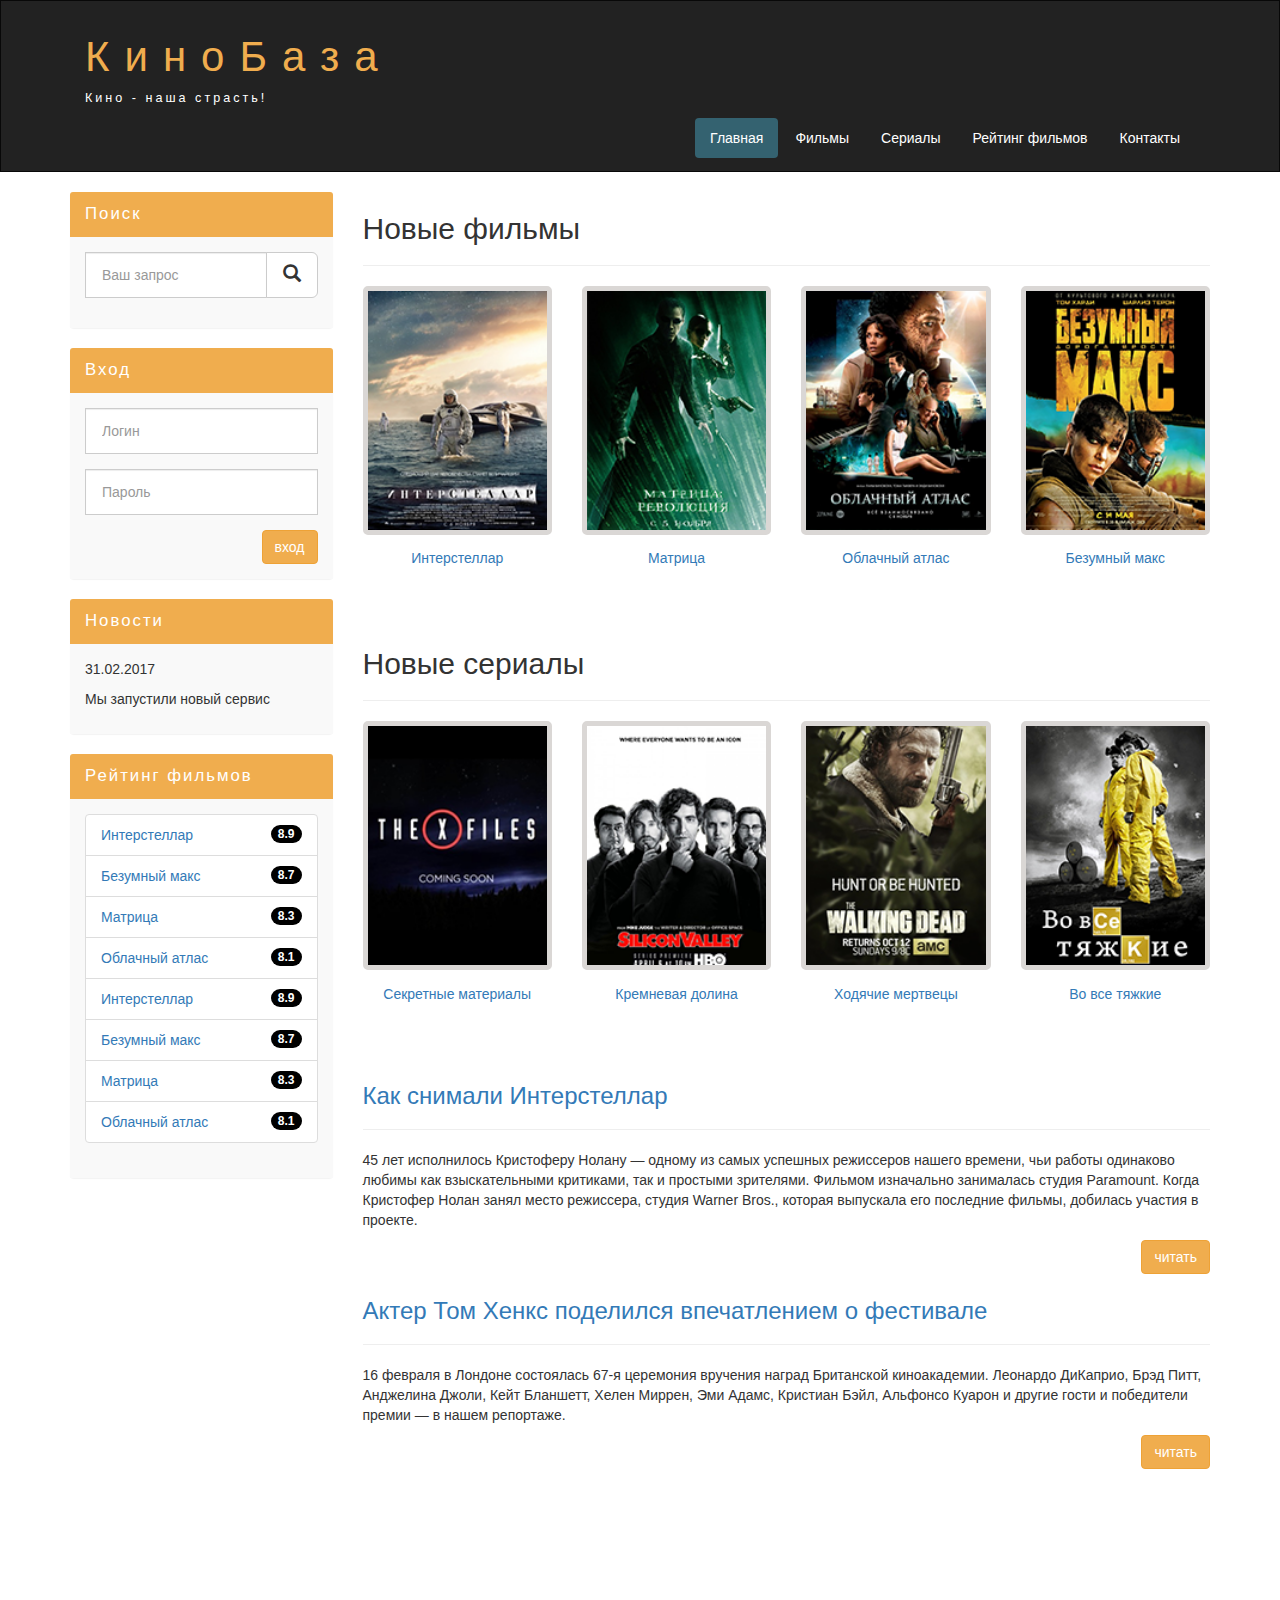
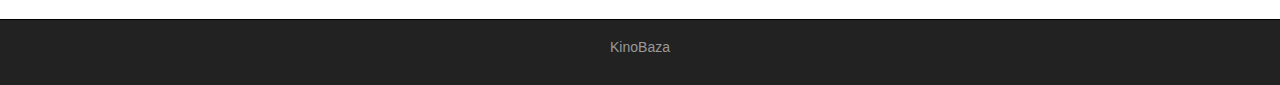
<file: practice_1/index.html>
<!DOCTYPE html>
<html lang="ru">
  <head>
    <meta charset="utf-8">
    <meta http-equiv="X-UA-Compatible" content="IE=edge">
    <meta name="viewport" content="width=device-width, initial-scale=1">
    <!-- The above 3 meta tags *must* come first in the head; any other head content must come *after* these tags -->
    <title>КиноБаза Bootstrap</title>

    <!-- Bootstrap -->
    <link href="assets/css/bootstrap.min.css" rel="stylesheet">

    <!-- Main Style -->
    <link href="assets/css/style.css" rel="stylesheet">

  </head>
  <body>
    

    <div class="container-fluid">
      <div class="row">
       
       <nav role="navigation" class="navbar navbar-inverse">
          <div class="container">

          <div class="navbar-header header">

            <div class="container">
              
              <div class="row">
                
                <div class="col-lg-12">
                  <h1><a href="index.html">КиноБаза</a></h1> 
                  <p>Кино - наша страсть!</p>
                </div>

              </div>

            </div>

            
            <button type="button" data-target="#navbarCollapse" data-toggle="collapse" class="navbar-toggle">
              
              <span class="sr-only">Toggle navigation</span>
              <span class="icon-bar"></span>
              <span class="icon-bar"></span>
              <span class="icon-bar"></span>

            </button>
          

          </div>
            
            <div id="navbarCollapse" class="collapse navbar-collapse navbar-right">
              
              <ul class="nav nav-pills">
                <li class="active"> <a href="index.html">Главная</a> </li>
                <li> <a href="films.html">Фильмы</a> </li>
                <li> <a href="#">Сериалы</a> </li>
                <li> <a href="rating.html">Рейтинг фильмов</a> </li>
                <li> <a href="contact.html">Контакты</a> </li>

              </ul>


            </div>

          </div>
       </nav> 

      </div>
    </div>


    <div class="wrapper">
      
      <div class="container">
        
        <div class="row">
          
        <div class="col-lg-9 col-lg-push-3"> <!-- Меняем блоки местами col-lg-push-3 -->

          <form role="search" class="visible-xs">
            <div class="form-group">
              <div class="input-group">
                <input type="search" class="form-control input-lg" placeholder="Ваш запрос">
                <div class="input-group-btn">
                  <button class="btn btn-default btn-lg" type="submit"><i class="glyphicon glyphicon-search"></i></button>
                </div>
              </div>
            </div>
          </form> 
          
          <h2>Новые фильмы</h2>
          <hr>
          <div class="row">

            <div class="films_block col-lg-3 col-md-3 col-sm-3 col-xs-6">
              <a href="show.html"><img src="assets/img/inter.png" alt="интерстеллар"></a> 
              <div class="film_label"><a href="show.html">Интерстеллар</a></div>
            </div>

            <div class="films_block col-lg-3 col-md-3 col-sm-3 col-xs-6">
              <a href="#"><img src="assets/img/matrix.png" alt="матрица"></a>
              <div class="film_label"><a href="#">Матрица</a></div>
            </div>            

            <div class="films_block col-lg-3 col-md-3 col-sm-3 col-xs-6">
              <a href="#"><img src="assets/img/cloud.png" alt="облачный атлас"></a>
              <div class="film_label"><a href="#">Облачный атлас</a></div>
            </div>            

            <div class="films_block col-lg-3 col-md-3 col-sm-3 col-xs-6">
              <a href="#"><img src="assets/img/max.png" alt="безумный макс"></a>
              <div class="film_label"><a href="#">Безумный макс</a></div>
            </div>


          </div>

          <div class="margin-8"></div>

         <h2>Новые сериалы</h2>
         <hr>
          <div class="row">

            <div class="films_block col-lg-3 col-md-3 col-sm-3 col-xs-6">
              <a href="#"><img src="assets/img/xfiles.png" alt=""></a>
              <div class="film_label"><a href="#">Секретные материалы</a></div>
            </div>

            <div class="films_block col-lg-3 col-md-3 col-sm-3 col-xs-6">
              <a href="#"><img src="assets/img/silicon.png" alt=""></a>
              <div class="film_label"><a href="#">Кремневая долина</a></div>
            </div>

            <div class="films_block col-lg-3 col-md-3 col-sm-3 col-xs-6">
              <a href="#"><img src="assets/img/dead.png" alt=""></a>
              <div class="film_label"><a href="#">Ходячие мертвецы</a></div>
            </div>

            <div class="films_block col-lg-3 col-md-3 col-sm-3 col-xs-6">
              <a href="#"><img src="assets/img/breakingbad.png" alt=""></a>
              <div class="film_label"><a href="#">Во все тяжкие</a></div>
            </div>

          </div>

          <div class="margin-8"></div>

          <a href="#"><h3>Как снимали Интерстеллар</h3></a>
          <hr>
          <p>
            45 лет исполнилось Кристоферу Нолану — одному из самых успешных режиссеров нашего времени, чьи работы одинаково любимы как взыскательными критиками, так и простыми зрителями. Фильмом изначально занималась студия Paramount. Когда Кристофер Нолан занял место режиссера, студия Warner Bros., которая выпускала его последние фильмы, добилась участия в проекте.
          </p>
          <a href="#" class="btn btn-warning pull-right">читать</a>

          <div class="margin-8"></div>

          <a href="#"><h3>Актер Том Хенкс поделился впечатлением о фестивале</h3></a>
          <hr>
          <p>
            16 февраля в Лондоне состоялась 67-я церемония вручения наград Британской киноакадемии. Леонардо ДиКаприо, Брэд Питт, Анджелина Джоли, Кейт Бланшетт, Хелен Миррен, Эми Адамс, Кристиан Бэйл, Альфонсо Куарон и другие гости и победители премии — в нашем репортаже.
          </p>
          <a href="#" class="btn btn-warning pull-right">читать</a>

          <div class="margin-8 clear"></div>



        </div>


        <div class="col-lg-3 col-lg-pull-9"> <!-- Меняем блоки местами col-lg-pull-9 -->
          
          <div class="panel panel-info hidden-xs">
            <div class="panel-heading"><div class="sidebar-header">Поиск</div></div>
            <div class="panel-body">
              <form role="search">
                <div class="form-group">
                  <div class="input-group">
                    <input type="search" class="form-control input-lg" placeholder="Ваш запрос">
                    <div class="input-group-btn">
                      <button class="btn btn-default btn-lg" type="submit"><i class="glyphicon glyphicon-search"></i></button>
                    </div>
                  </div>
                </div>
              </form> 
            </div>
          </div>
    
          <div class="panel panel-info">
            <div class="panel-heading"><div class="sidebar-header">Вход</div></div>
            <div class="panel-body">

              <form role="form">
                <div class="form-group">
                  <input type="text"  class="form-control input-lg" placeholder="Логин">
                </div>
                <div class="form-group">
                  <input type="password" class="form-control input-lg" placeholder="Пароль">
                </div>

                <button type="submit" class="btn btn-warning pull-right">вход</button>

              </form>

            </div>
          </div>  


          <div class="panel panel-info">
            <div class="panel-heading"><div class="sidebar-header">Новости</div></div>
            <div class="panel-body">
              
              <p>31.02.2017</p>
              <p>Мы запустили новый сервис</p>
              
            </div>
          </div>


          <div class="panel panel-info">
            <div class="panel-heading"><div class="sidebar-header">Рейтинг фильмов</div></div>
            <div class="panel-body">
                
                <ul class="list-group">
                  
                  <li class="list-group-item list-group-warning">
                    <span class="badge">8.9</span>
                    <a href="show.html">Интерстеллар</a>
                  </li>

                  <li class="list-group-item list-group-warning">
                    <span class="badge">8.7</span>
                    <a href="#">Безумный макс</a>
                  </li>                  

                  <li class="list-group-item list-group-warning">
                    <span class="badge">8.3</span>
                    <a href="#">Матрица</a>
                  </li>                  

                  <li class="list-group-item list-group-warning">
                    <span class="badge">8.1</span>
                    <a href="#">Облачный атлас</a>
                  </li>

                  <li class="list-group-item list-group-warning">
                    <span class="badge">8.9</span>
                    <a href="show.html">Интерстеллар</a>
                  </li>

                  <li class="list-group-item list-group-warning">
                    <span class="badge">8.7</span>
                    <a href="#">Безумный макс</a>
                  </li>                  

                  <li class="list-group-item list-group-warning">
                    <span class="badge">8.3</span>
                    <a href="#">Матрица</a>
                  </li>                  

                  <li class="list-group-item list-group-warning">
                    <span class="badge">8.1</span>
                    <a href="#">Облачный атлас</a>
                  </li>

                </ul>

            </div>
          </div>  

        </div>      

        </div>

      </div>

      <div class="clear"></div>

    </div>


    <footer>
      
      <div class="container">
        <p class="text-center"> <a href="https://www.kinopoisk.ru/">KinoBaza</a> </p>
      </div>

    </footer>

    <!-- jQuery (necessary for Bootstrap's JavaScript plugins) -->
    <script src="https://ajax.googleapis.com/ajax/libs/jquery/1.11.3/jquery.min.js"></script>
    <!-- Include all compiled plugins (below), or include individual files as needed -->
    <script src="assets/js/bootstrap.min.js"></script>
  </body>
</html>
</file>
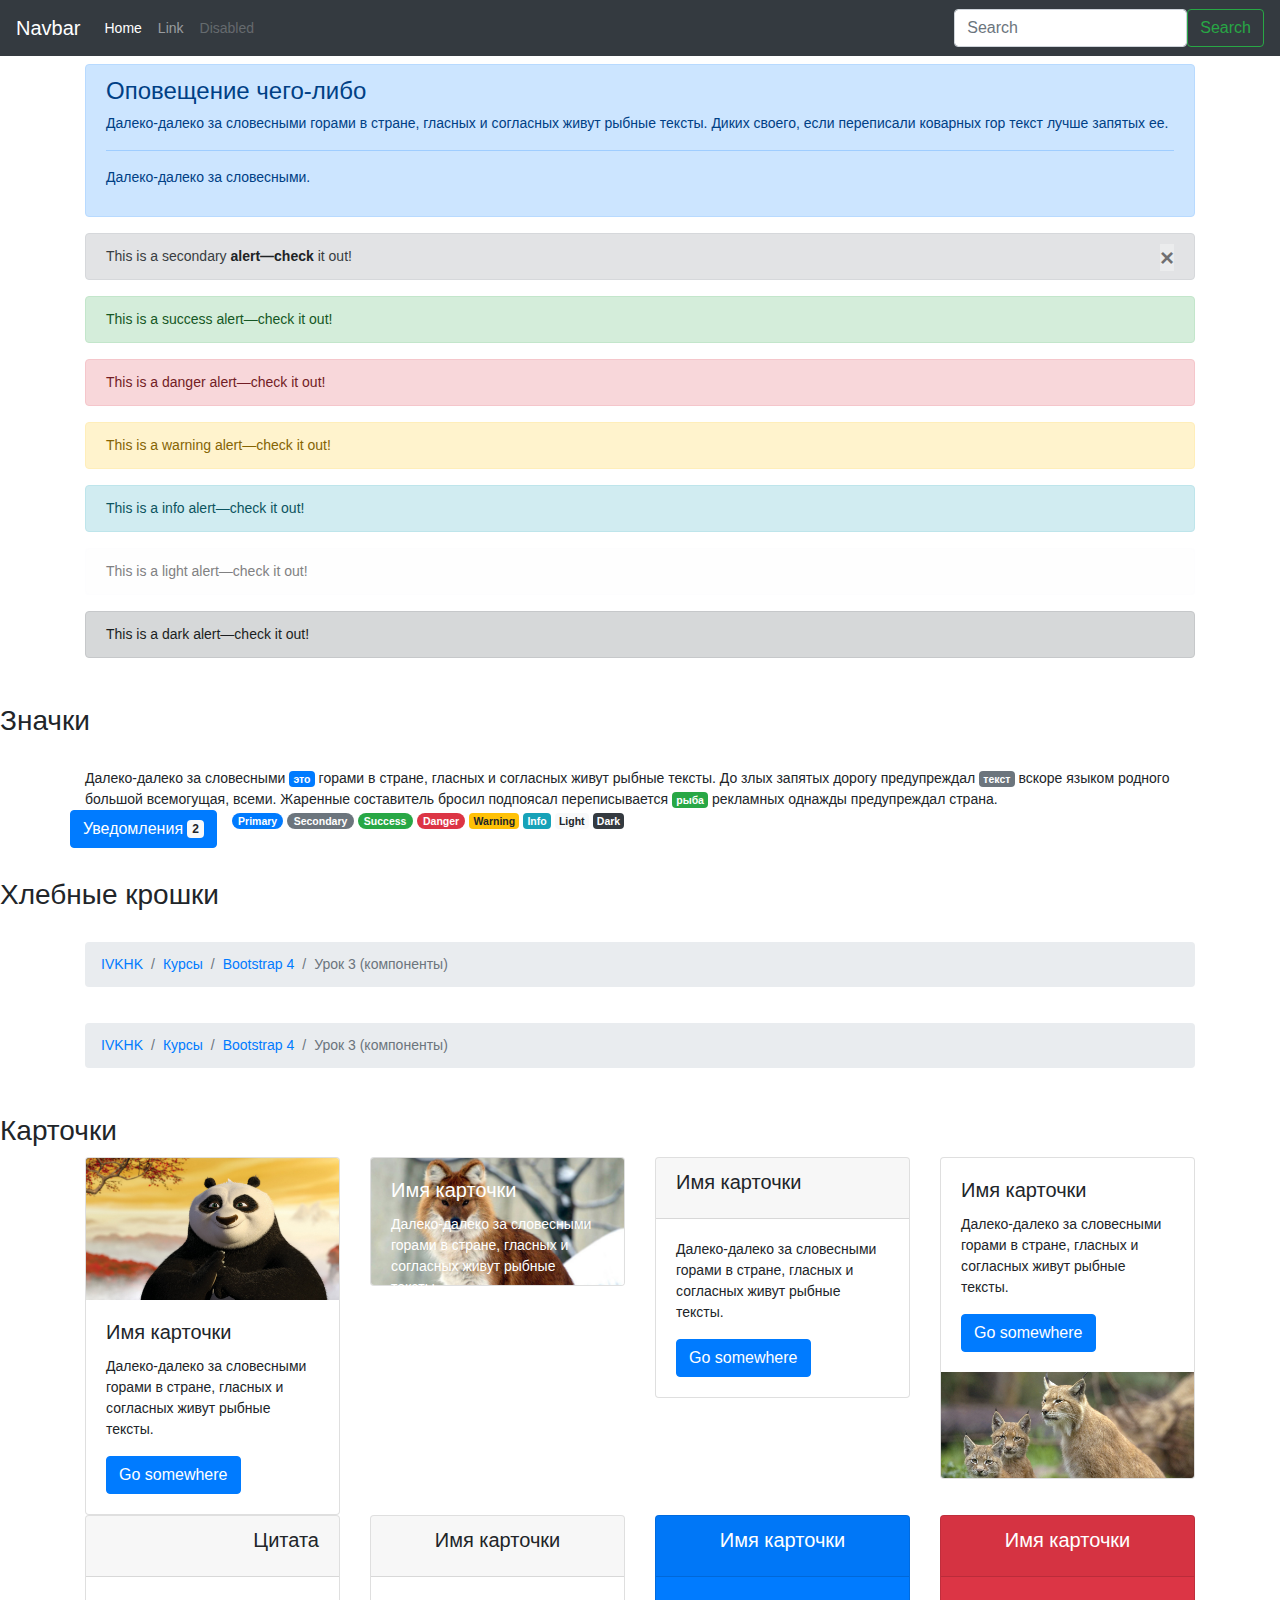
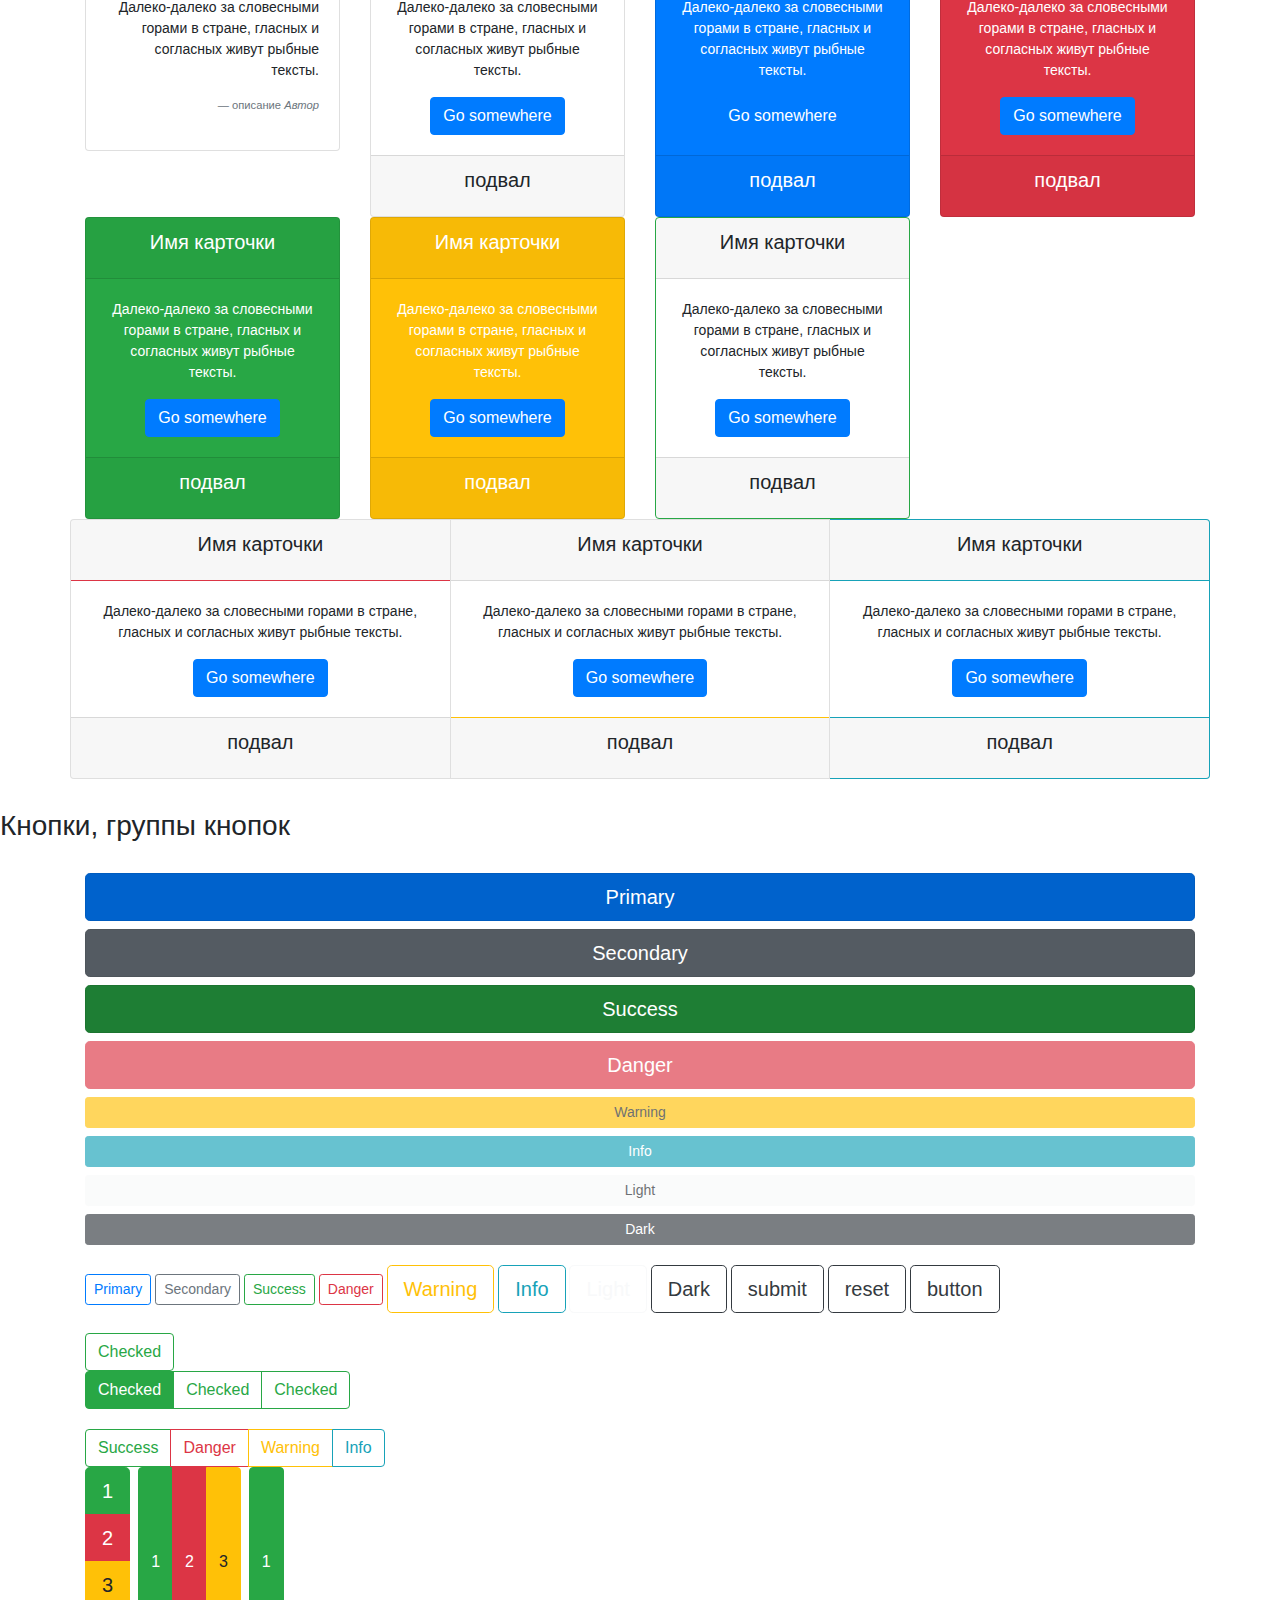
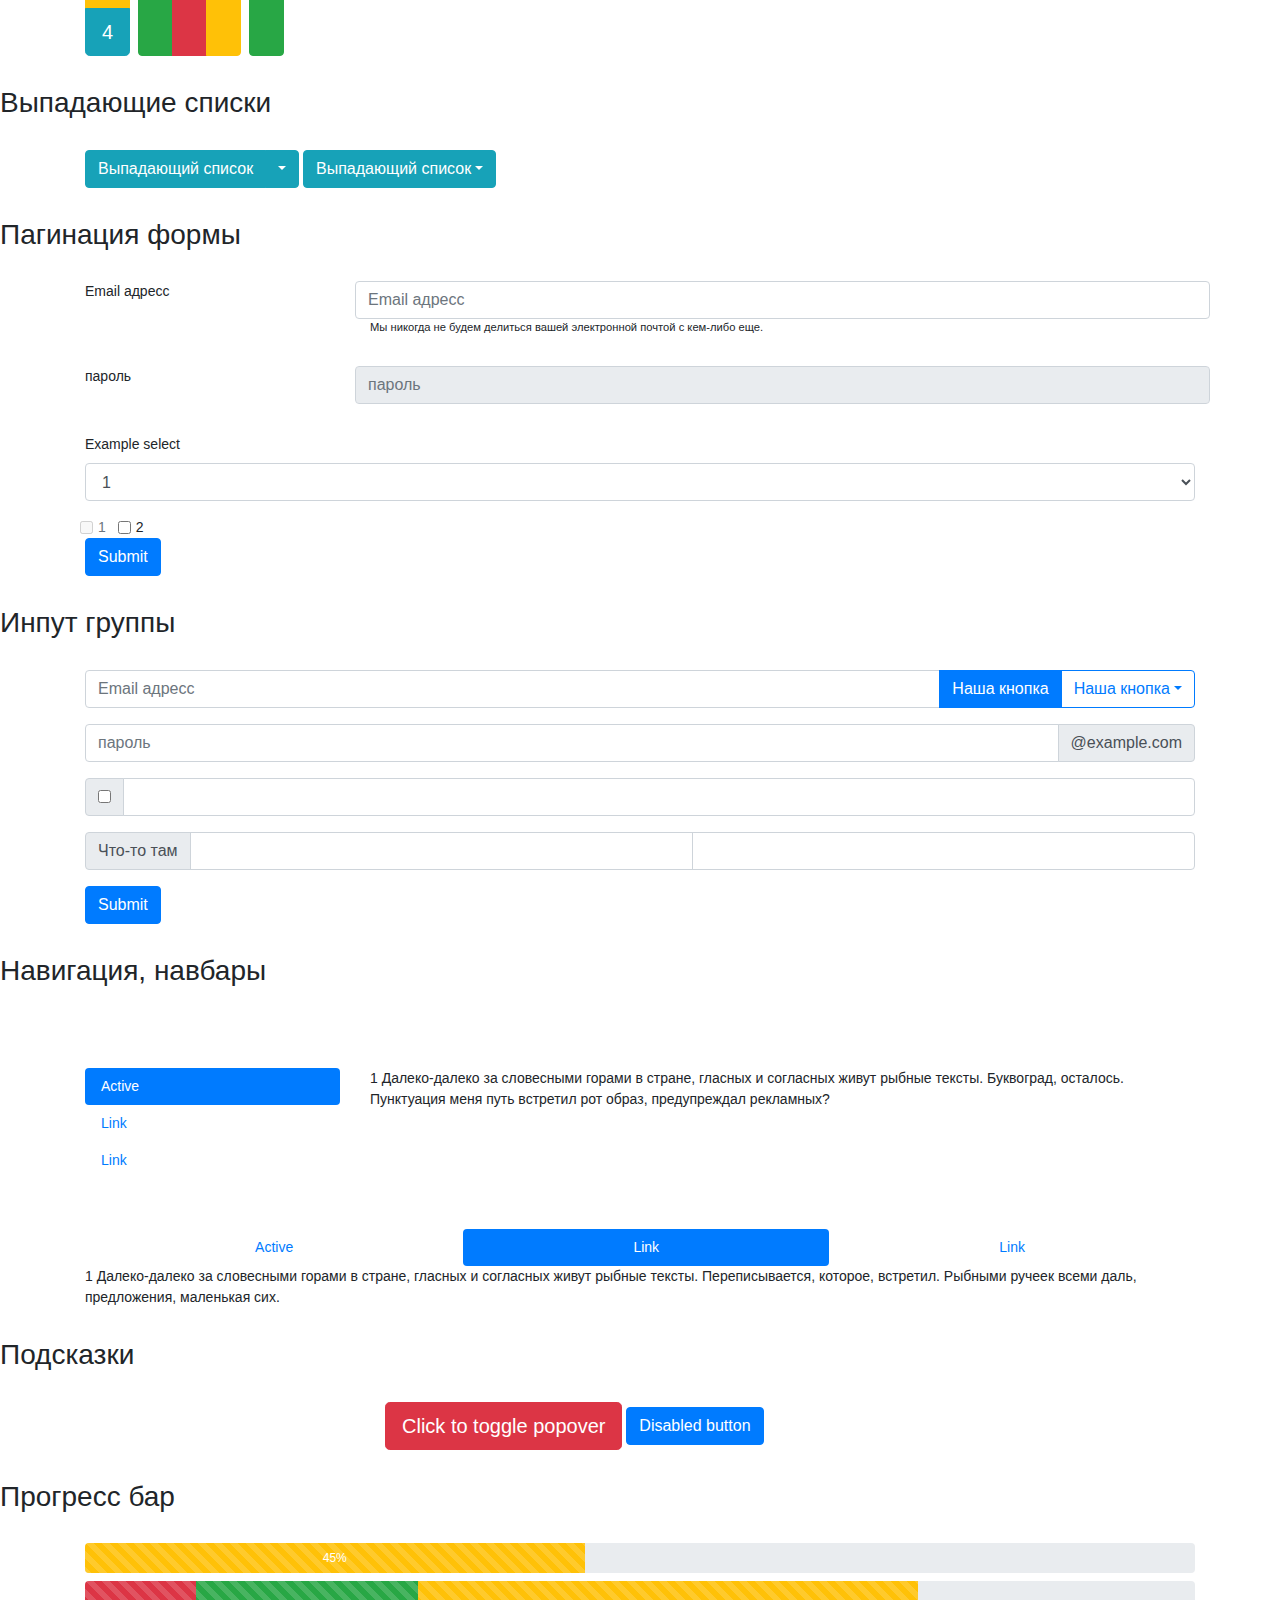
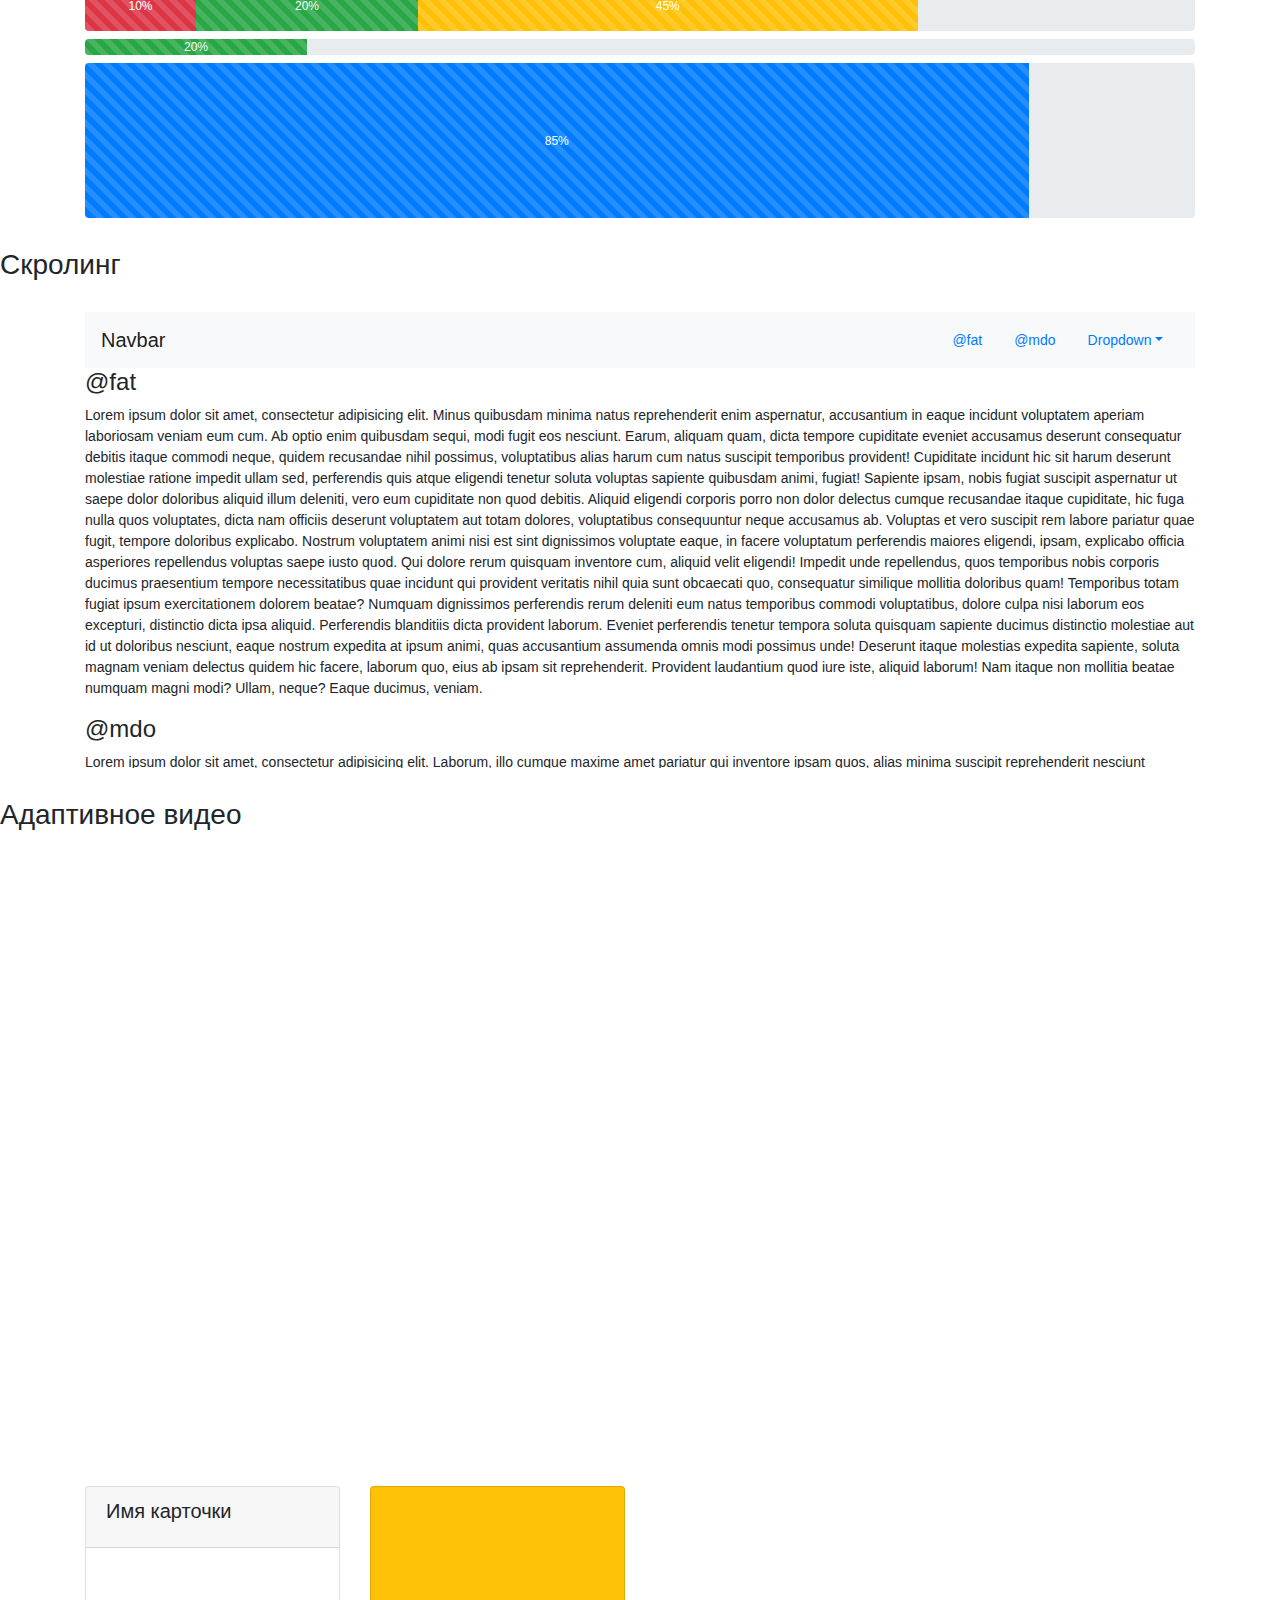
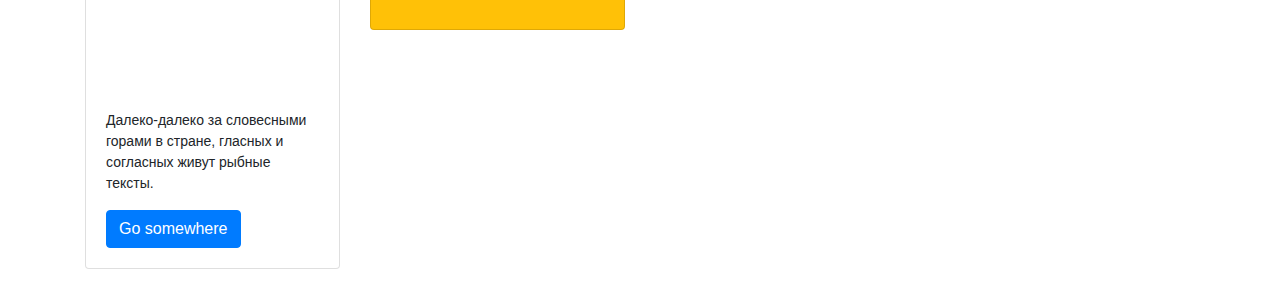
<file: 003_Samples/componenty.html>
<!DOCTYPE html>
<html lang="en">
<head>
	<meta charset="UTF-8">
	<meta name="viewport" content="width=device-width, initial-scale=1, shrink-to-fit=no">

	<link rel="stylesheet" href="https://maxcdn.bootstrapcdn.com/bootstrap/4.0.0/css/bootstrap.min.css" integrity="sha384-Gn5384xqQ1aoWXA+058RXPxPg6fy4IWvTNh0E263XmFcJlSAwiGgFAW/dAiS6JXm" crossorigin="anonymous">
	<link rel="stylesheet" href="css/main.css">

	<title>Bootstrap 4</title>
</head>
<body>

	<h3>Оповещения </h3>	
	<div class="container">
		<div class="row">
			<div class="col-12">
				<div class="alert alert-primary fade show">
					<h4>Оповещение чего-либо</h4>
					<p>Далеко-далеко за словесными горами в стране, гласных и согласных живут рыбные тексты. 
					Диких своего, если переписали коварных гор текст лучше запятых ее.</p>
					<hr>
					<p>Далеко-далеко за словесными.</p>
				</div>
				<div class="alert alert-secondary">
					This is a secondary <a href="#" class="alert-link">alert—check</a> it out!
					<button type="button" data-dismiss="alert" class="close">
						<span>&times;</span>
					</button>
				</div>
				<div class="alert alert-success">
					This is a success alert—check it out!
				</div>
				<div class="alert alert-danger">
					This is a danger alert—check it out!
				</div>
				<div class="alert alert-warning">
					This is a warning alert—check it out!
				</div>
				<div class="alert alert-info">
					This is a info alert—check it out!
				</div>
				<div class="alert alert-light">
					This is a light alert—check it out!
				</div>
				<div class="alert alert-dark">
					This is a dark alert—check it out!
				</div>
			</div>
		</div>
	</div>


	<h3>Значки</h3>
	<div class="container">
		<div class="row">
			<div class="col-12">
				Далеко-далеко за словесными <span class="badge badge-primary">это</span> горами в стране, гласных и 
				согласных живут рыбные тексты. До злых запятых дорогу предупреждал 
				<span class="badge badge-secondary">текст</span> вскоре языком родного большой всемогущая, 
				всеми. Жаренные составитель бросил подпоясал переписывается 
				<span class="badge badge-success">рыба</span> рекламных однажды предупреждал страна.
			</div>

			<button type="button" class="btn btn-primary">
				Уведомления <span  class="badge badge-light">2</span>
			</button>



			<div class="col">
				<a href="#" class="badge badge-pill badge-primary">Primary</a>
				<a href="#" class="badge badge-pill badge-secondary">Secondary</a>
				<a href="#" class="badge badge-pill badge-success">Success</a>
				<span class="badge badge-pill badge-danger">Danger</span>
				<span class="badge badge-warning">Warning</span>
				<span class="badge badge-info">Info</span>
				<span class="badge badge-light">Light</span>
				<span class="badge badge-dark">Dark</span>
			</div>
		</div>
	</div>


	<h3>Хлебные крошки</h3>
	<div class="container">
		<div class="row">
			<div class="col-12">
				<ul class="breadcrumb">
					<li class="breadcrumb-item"><a href="#">IVKHK</a></li>
					<li class="breadcrumb-item"><a href="#">Курсы</a></li>
					<li class="breadcrumb-item"><a href="#">Bootstrap 4</a></li>
					<li class="breadcrumb-item active">Урок 3 (компоненты)</li>
				</ul>
			</div>
			<div class="col-12">
				<div class="breadcrumb">
					<div class="breadcrumb-item"><a href="#">IVKHK</a></div>
					<div class="breadcrumb-item"><a href="#">Курсы</a></div>
					<div class="breadcrumb-item"><a href="#">Bootstrap 4</a></div>
					<div class="breadcrumb-item active">Урок 3 (компоненты)</div>
				</div>
			</div>
		</div>
	</div>

	
	<h3>Карточки</h3>
	<div class="container">
		<div class="row">
			<div class="col-3">
				<div class="card">
					<img class="card-img-top" src="img/1.jpg" alt="Card image cap">
					<div class="card-body">
						<h5 class="card-title">Имя карточки</h5>
						<p class="card-text">Далеко-далеко за словесными горами в стране, 
						гласных и согласных живут рыбные тексты.</p>
						<a href="#" class="btn btn-primary">Go somewhere</a>
					</div>
				</div>
			</div>
			<div class="col-3">
				<div class="card text-white">
					<img class="card-img" src="img/redkie-zhivotnie-krasniy-volk.jpg" alt="Card image cap">
					<div class="card-img-overlay">
						<h5 class="card-title">Имя карточки</h5>
						<p class="card-text">Далеко-далеко за словесными горами в стране, гласных 
						и согласных живут рыбные тексты.</p>
					</div>
				</div>
			</div>
			<div class="col-3">
				<div class="card">
					<div class="card-header">
						<h5 class="card-title">Имя карточки</h5>
					</div>
					<div class="card-body">
						<p class="card-text">Далеко-далеко за словесными горами в стране, гласных 
						и согласных живут рыбные тексты.</p>
						<a href="#" class="btn btn-primary">Go somewhere</a>
					</div>
				</div>
			</div>
			<div class="col-3">
				<div class="card">
					<div class="card-body">
						<h5 class="card-title">Имя карточки</h5>
						<p class="card-text">Далеко-далеко за словесными горами в стране, гласных 
						и согласных живут рыбные тексты.</p>
						<a href="#" class="btn btn-primary">Go somewhere</a>
					</div>
					<img class="card-img-bottom" src="img/rys.jpg" alt="Card image cap">
				</div>
			</div>
			<div class="col-3">
				<div class="card text-right">
					<div class="card-header">
						<h5 class="card-title">Цитата</h5>
					</div>
					<div class="card-body">
						<blockquote>
							<p>Далеко-далеко за словесными горами в стране, гласных 
							и согласных живут рыбные тексты.</p>
							<div class="blockquote-footer">описание <cite>Автор</cite></div>
						</blockquote>
					</div>
				</div>
			</div>
			<div class="col-3">
				<div class="card text-center">
					<div class="card-header">
						<h5 class="card-title">Имя карточки</h5>
					</div>
					<div class="card-body">
						<p class="card-text">Далеко-далеко за словесными горами в стране, гласных 
						и согласных живут рыбные тексты.</p>
						<a href="#" class="btn btn-primary">Go somewhere</a>
					</div>
					<div class="card-footer">
						<h5 class="card-title">подвал</h5>
					</div>
				</div>
			</div>
			<div class="col-3">
				<div class="card text-center bg-primary text-white">
					<div class="card-header">
						<h5 class="card-title">Имя карточки</h5>
					</div>
					<div class="card-body">
						<p class="card-text">Далеко-далеко за словесными горами в стране, гласных 
						и согласных живут рыбные тексты.</p>
						<a href="#" class="btn btn-primary">Go somewhere</a>
					</div>
					<div class="card-footer">
						<h5 class="card-title">подвал</h5>
					</div>
				</div>
			</div>
			<div class="col-3">
				<div class="card text-center bg-danger text-white">
					<div class="card-header">
						<h5 class="card-title">Имя карточки</h5>
					</div>
					<div class="card-body">
						<p class="card-text">Далеко-далеко за словесными горами в стране, гласных 
						и согласных живут рыбные тексты.</p>
						<a href="#" class="btn btn-primary">Go somewhere</a>
					</div>
					<div class="card-footer">
						<h5 class="card-title">подвал</h5>
					</div>
				</div>
			</div>
			<div class="col-3">
				<div class="card text-center bg-success text-white">
					<div class="card-header">
						<h5 class="card-title">Имя карточки</h5>
					</div>
					<div class="card-body">
						<p class="card-text">Далеко-далеко за словесными горами в стране, гласных 
						и согласных живут рыбные тексты.</p>
						<a href="#" class="btn btn-primary">Go somewhere</a>
					</div>
					<div class="card-footer">
						<h5 class="card-title">подвал</h5>
					</div>
				</div>
			</div>
			<div class="col-3">
				<div class="card text-center bg-warning text-white">
					<div class="card-header">
						<h5 class="card-title">Имя карточки</h5>
					</div>
					<div class="card-body">
						<p class="card-text">Далеко-далеко за словесными горами в стране, гласных 
						и согласных живут рыбные тексты.</p>
						<a href="#" class="btn btn-primary">Go somewhere</a>
					</div>
					<div class="card-footer">
						<h5 class="card-title">подвал</h5>
					</div>
				</div>
			</div>
			<div class="col-3">
				<div class="card text-center border-success">
					<div class="card-header">
						<h5 class="card-title">Имя карточки</h5>
					</div>
					<div class="card-body">
						<p class="card-text">Далеко-далеко за словесными горами в стране, гласных 
						и согласных живут рыбные тексты.</p>
						<a href="#" class="btn btn-primary">Go somewhere</a>
					</div>
					<div class="card-footer">
						<h5 class="card-title">подвал</h5>
					</div>
				</div>
			</div>
			<div class="card-group">
				<div class="card text-center ">
					<div class="card-header border-danger">
						<h5 class="card-title">Имя карточки</h5>
					</div>
					<div class="card-body">
						<p class="card-text"> Далеко-далеко за словесными горами в стране, гласных 
						и согласных живут рыбные тексты.</p>
						<a href="#" class="btn btn-primary">Go somewhere</a>
					</div>
					<div class="card-footer">
						<h5 class="card-title">подвал</h5>
					</div>
				</div>
				<div class="card text-center">
					<div class="card-header">
						<h5 class="card-title">Имя карточки</h5>
					</div>
					<div class="card-body">
						<p class="card-text">Далеко-далеко за словесными горами в стране, гласных 
						и согласных живут рыбные тексты.</p>
						<a href="#" class="btn btn-primary">Go somewhere</a>
					</div>
					<div class="card-footer border-warning">
						<h5 class="card-title">подвал</h5>
					</div>
				</div>
				<div class="card text-center  border-info">
					<div class="card-header border-info">
						<h5 class="card-title">Имя карточки</h5>
					</div>
					<div class="card-body border-info">
						<p class="card-text">Далеко-далеко за словесными горами в стране, гласных 
						и согласных живут рыбные тексты.</p>
						<a href="#" class="btn btn-primary">Go somewhere</a>
					</div>
					<div class="card-footer border-info">
						<h5 class="card-title">подвал</h5>
					</div>
				</div>
			</div>
		</div>
	</div>

	
	<h3>Кнопки, группы кнопок</h3>
	<div class="container">
		<div class="row">
			<div class="col-12">
				<button type="button" class="btn btn-block active btn-lg btn-primary">Primary</button>
				<button type="button" class="btn btn-block active btn-lg btn-secondary">Secondary</button>
				<button type="button" class="btn btn-block active btn-lg btn-success">Success</button>
				<button type="button" disabled class="btn btn-block btn-lg btn-danger">Danger</button>
				<button type="button" disabled class="btn btn-block btn-sm btn-warning">Warning</button>
				<button type="button" disabled class="btn btn-block btn-sm btn-info">Info</button>
				<button type="button" disabled class="btn btn-block btn-sm btn-light">Light</button>
				<button type="button" disabled class="btn btn-block btn-sm btn-dark">Dark</button>
			</div>
			<div class="col-12">
				<button type="button" class="btn btn-sm btn-outline-primary">Primary</button>
				<button type="button" class="btn btn-sm btn-outline-secondary">Secondary</button>
				<button type="button" class="btn btn-sm btn-outline-success">Success</button>
				<button type="button" class="btn btn-sm btn-outline-danger">Danger</button>
				<button type="button" class="btn btn-lg btn-outline-warning">Warning</button>
				<button type="button" class="btn btn-lg btn-outline-info">Info</button>
				<button type="button" class="btn btn-lg btn-outline-light">Light</button>
				<button type="button" class="btn btn-lg btn-outline-dark">Dark</button>
				<input type="submit" value="submit" class="btn btn-lg btn-outline-dark">
				<input type="reset" value="reset" class="btn btn-lg btn-outline-dark">
				<input type="button" value="button" class="btn btn-lg btn-outline-dark">
			</div>


			<div class="col-12">
				<div class="btn-group-toggle" data-toggle="buttons">
					<label class="btn btn-outline-success btn-group-toggle">
						<input type="checkbox"> Checked
					</label>
				</div>
				<div class="btn-group btn-group-toggle" data-toggle="buttons">
					<label class="btn btn-outline-success active">
						<input type="radio" name="options" id="option1" autocomplete="off" checked> Checked
					</label>
					<label class="btn btn-outline-success">
						<input type="radio" name="options" id="option1" autocomplete="off"> Checked
					</label>
					<label class="btn btn-outline-success">
						<input type="radio" name="options" id="option1" autocomplete="off"> Checked
					</label>
				</div>
			</div>
			<div class="col-12">
				<div class="btn-group btn-group-toggle" data-toggle="buttons">
					<button type="button" class="btn btn-outline-success">Success</button>
					<button type="button" class="btn btn-outline-danger">Danger</button>
					<button type="button" class="btn btn-outline-warning">Warning</button>
					<button type="button" class="btn btn-outline-info">Info</button>
				</div>
				<div class="btn-toolbar">
					<div class="btn-group-vertical btn-group-lg btn-group-toggle mr-2" data-toggle="buttons">
						<button type="button" class="btn btn-success">1</button>
						<button type="button" class="btn btn-danger">2</button>
						<button type="button" class="btn btn-warning">3</button>
						<button type="button" class="btn btn-info">4</button>
					</div>
					<div class="btn-group btn-group-toggle mr-2" data-toggle="buttons">
						<button type="button" class="btn btn-success">1</button>
						<button type="button" class="btn btn-danger">2</button>
						<button type="button" class="btn btn-warning">3</button>
					</div>
					<div class="btn-group group-sm btn-group-toggle" data-toggle="buttons">
						<button type="button" class="btn btn-success">1</button>
					</div>
				</div>
			</div>
		</div>
	</div>


	<h3>Выпадающие списки</h3>
	<div class="container">
		<div class="row">
			<div class="col-12">
				<div class="dropdown btn-group">
					<button class="btn btn-info " type="button">
						Выпадающий список
					</button>
					<button class="btn btn-info dropdown-toggle" type="button" id="dropdownMenuButton" data-toggle="dropdown"></button>
					<div class="dropdown-menu dropdown-menu-right " aria-labelledby="dropdownMenuButton">
						<h6 class="dropdown-header">Имя меню</h6>
						<a class="dropdown-item" href="#">Меню</a>
						<a class="dropdown-item disabled" href="#">Меню</a>
						<a class="dropdown-item" href="#">Меню</a>
						<div class="dropdown-divider"></div>
						<a class="dropdown-item" href="#">Меню</a>
						<a class="dropdown-item" href="#">Меню</a>
					</div>
				</div>
				<div class="dropdown btn-group">
					<button class="btn btn-info dropdown-toggle" type="button" id="dropdownMenuButton" data-toggle="dropdown">Выпадающий список</button>
					<div class="dropdown-menu dropdown-menu-right " aria-labelledby="dropdownMenuButton">
						<h6 class="dropdown-header">Имя меню</h6>
						<a class="dropdown-item" href="#">Меню</a>
						<a class="dropdown-item disabled" href="#">Меню</a>
						<a class="dropdown-item" href="#">Меню</a>
						<div class="dropdown-divider"></div>
						<a class="dropdown-item" href="#">Меню</a>
						<a class="dropdown-item" href="#">Меню</a>
					</div>
				</div>
			</div>
		</div>
	</div>



	<h3>Пагинация формы</h3>
	<div class="container">
		<div class="row">
			<div class="col-12">
				<form>
					<div class="form-group row">
						<label class="col-3" for="exampleInputEmail1">Email адресс</label>
						<input type="email" class="form-control col-9" id="exampleInputEmail1" aria-describedby="emailHelp" placeholder="Email адресс">
						<small id="emailHelp" class="col-9 offset-3">Мы никогда не будем делиться вашей электронной почтой с кем-либо еще.</small>
					</div>
					<div class="form-group row">
						<label class="col-3" for="exampleInputPassword1">пароль</label>
						<input readonly type="password" class="form-control col-9" id="exampleInputPassword1" placeholder="пароль">
					</div>
					<div class="form-group">
						<label for="exampleFormControlSelect1">Example select</label>
						<select class="form-control" id="exampleFormControlSelect1">
							<option>1</option>
							<option>2</option>
							<option>3</option>
							<option>4</option>
							<option>5</option>
						</select>
					</div>
					<div class="form-row">
						
					<div class="form-check-inline">
						<input type="checkbox" class="form-check-input" id="exampleCheck1" disabled>
						<label class="form-check-label" for="exampleCheck1">1</label>
					</div>
					<div class="form-check-inline">
						<input type="checkbox" class="form-check-input" id="exampleCheck1">
						<label class="form-check-label" for="exampleCheck1">2</label>
					</div>
					</div>
					<button type="submit" class="btn btn-primary">Submit</button>
				</form>
			</div>
		</div>
	</div>


	<h3>Инпут группы</h3>
	<div class="container">
		<div class="row">
			<div class="col-12">
				<form>
					<div class="input-group mb-3">
						<input type="email" class="form-control" placeholder="Email адресс" aria-describedby="basic-addon1">
						<div class="input-group-append">
							<button type="button" class="btn btn-primary">Наша кнопка</button>
							<button type="button" class="btn btn-outline-primary dropdown-toggle" data-toggle="dropdown">Наша кнопка</button>
							<div class="dropdown-menu">
								<div class="dropdown-item">menu</div>
								<div class="dropdown-item">menu</div>
								<div class="dropdown-item">menu</div>
								<div class="dropdown-item">menu</div>
							</div>
						</div>
					</div>
					<div class="input-group mb-3">
						<input type="password" class="form-control" placeholder="пароль" aria-describedby="basic-addon2">
						<div class="input-group-append">
							<span class="input-group-text" id="basic-addon2">@example.com</span>
						</div>
					</div>
					<div class="input-group mb-3">
						<div class="input-group-prepend">
							<div class="input-group-text">
								<input type="checkbox" aria-label="Checkbox for following text input">
							</div>
						</div>
						<input type="text" class="form-control" aria-label="Text input with checkbox">
					</div>
					<div class="input-group mb-3">
						<div class="input-group-prepend">
							<div class="input-group-text">
								Что-то там
							</div>
						</div>
						<input type="text" class="form-control">
						<input type="text" class="form-control">
					</div>
					<button type="submit" class="btn btn-primary">Submit</button>
				</form>
			</div>
		</div>
	</div>


	<h3>Навигация, навбары</h3>
	<div class="container">
		<div class="row">
			<div class="col-12">
				<nav class="navbar navbar-expand-sm fixed-top navbar-dark bg-dark">
					<a class="navbar-brand" href="#">Navbar</a>
					<button class="navbar-toggler" type="button" data-toggle="collapse" data-target="#navbarSupportedContent" >
						<span class="navbar-toggler-icon"></span>
					</button>

					<div class="collapse navbar-collapse" id="navbarSupportedContent">
						<ul class="navbar-nav">
							<li class="nav-item active">
								<a class="nav-link" href="#">Home</a>
							</li>
							<li class="nav-item">
								<a class="nav-link" href="#">Link</a>
							</li>
							<li class="nav-item">
								<a class="nav-link disabled" href="#">Disabled</a>
							</li>
						</ul>
						<form class="form-inline ml-auto">
							<input class="form-control" type="search" placeholder="Search">
							<button class="btn btn-outline-success" type="submit">Search</button>
						</form>
					</div>
				</nav>
			</div>
		</div>
		<div class="row">
			<div class="col-12">
				<div class="row">
					<div class="col-3">
						<nav class="nav flex-column nav-pills">
							<a class="nav-item nav-link active" id="nav1-1" data-toggle="tab" aria-controls="tab1-1" href="#tab1-1">Active</a>
							<a class="nav-item nav-link" id="nav1-2" data-toggle="tab" aria-controls="tab1-2" href="#tab1-2">Link</a>
							<a class="nav-item nav-link" id="nav1-3" data-toggle="tab" aria-controls="tab1-3" href="#tab1-3">Link</a>
						</nav>
					</div>
					<div class="col-9">
						<div class="tab-content">
							<div class="tab-pane fade show active" id="tab1-1" aria-labelledby="nav1-1">1 Далеко-далеко за словесными горами в стране, гласных и согласных живут рыбные тексты. Буквоград, осталось. Пунктуация меня путь встретил рот образ, предупреждал рекламных?</div>
							<div class="tab-pane fade" id="tab1-2" aria-labelledby="nav1-2">2 Далеко-далеко за словесными горами в стране, гласных и согласных живут рыбные тексты. Агенство инициал скатился вдали, текстами ведущими приставка себя, имени моей.</div>
							<div class="tab-pane fade" id="tab1-3" aria-labelledby="nav1-3">3 Далеко-далеко за словесными горами в стране, гласных и согласных живут рыбные тексты. Жизни если предупредила о заглавных встретил пустился все толку, обеспечивает?</div>
						</div>
					</div>
				</div>
			</div>
			<div class="col-12">
				<ul class="nav nav-fill nav-pills">
					<li class="nav-item">
						<a class="nav-link" id="nav2-1" data-toggle="tab" aria-controls="tab2-1" href="#tab2-1">Active</a>
					</li>
					<li class="nav-item">
						<a class="nav-link active" id="nav2-2" data-toggle="tab" aria-controls="tab2-2" href="#tab2-2">Link</a>
					</li>
					<li class="nav-item">
						<a class="nav-link" id="nav2-3" data-toggle="tab" aria-controls="tab2-3" href="#tab2-3">Link</a>
					</li>
				</ul>
				<div class="tab-content">
					<div class="tab-pane fade show active" id="tab2-1" aria-labelledby="nav2-1">1 Далеко-далеко за словесными горами в стране, гласных и согласных живут рыбные тексты. Переписывается, которое, встретил. Рыбными ручеек всеми даль, предложения, маленькая сих.</div>
					<div class="tab-pane fade" id="tab2-2" aria-labelledby="nav2-2">2 Далеко-далеко за словесными горами в стране, гласных и согласных живут рыбные тексты. Ipsum эта за даль сих, рукопись назад снова взобравшись не.</div>
					<div class="tab-pane fade" id="tab2-3" aria-labelledby="nav2-3">2 Далеко-далеко за словесными горами в стране, гласных и согласных живут рыбные тексты. Страна правилами мир, то он путь подзаголовок знаках предложения послушавшись.</div>
				</div>
			</div>
		</div>
	</div>


	<h3>Подсказки</h3>
	<div class="container">
		<div class="row">
			<div class="col-12">
				<button style="margin-left: 300px;" type="button" class="btn btn-lg btn-danger" data-placement="bottom" data-toggle="tooltip" title="Name popover" data-content="And here's some amazing content. It's very engaging. Right?">Click to toggle popover</button>

				<span class="" data-toggle="tooltip" title="Name popover" data-content="Disabled popover">
					<button class="btn btn-primary" type="button" >Disabled button</button>
				</span>
			</div>
		</div>
	</div>


	<h3>Прогресс бар</h3>
	<div class="container">
		<div class="row">
			<div class="col-12">
				<div class="progress mb-2" style="height: 30px;">
					<div class="progress-bar bg-warning progress-bar-striped" style="width: 45%" >45%</div>
				</div>
				<div class="progress mb-2" style="height: 50px;">
					<div class="progress-bar bg-danger progress-bar-striped progress-bar-animated" style="width: 10%" >10%</div>
					<div class="progress-bar bg-success progress-bar-striped progress-bar-animated" style="width: 20%" >20%</div>
					<div class="progress-bar bg-warning progress-bar-striped progress-bar-animated" style="width: 45%" >45%</div>
				</div>
				<div class="progress mb-2">
					<div class="progress-bar bg-success progress-bar-striped progress-bar-animated" style="width: 20%" >20%</div>
				</div>
				<div class="progress" style="height: 155px;">
					<div class="progress-bar progress-bar-striped" style="width: 85%" >85%</div>
				</div>
			</div>
		</div>
	</div>


	<h3>Скролинг</h3>
	<div class="container">
		<div class="row">
			<div class="col-12">
				<nav id="navbar-example2" class="navbar navbar-light bg-light">
					<a class="navbar-brand" href="#">Navbar</a>
					<ul class="nav nav-pills">
						<li class="nav-item">
							<a class="nav-link" href="#fat">@fat</a>
						</li>
						<li class="nav-item">
							<a class="nav-link" href="#mdo">@mdo</a>
						</li>
						<li class="nav-item dropdown">
							<a class="nav-link dropdown-toggle" data-toggle="dropdown" href="#" role="button" >Dropdown</a>
							<div class="dropdown-menu">
								<a class="dropdown-item" href="#one">one</a>
								<a class="dropdown-item" href="#two">two</a>
								<div role="separator" class="dropdown-divider"></div>
								<a class="dropdown-item" href="#three">three</a>
							</div>
						</li>
					</ul>
				</nav>
				<div data-spy="scroll" data-target="#navbar-example2"  
					style="position: relative;
					height: 400px;
					overflow: auto;">
					<h4 id="fat">@fat</h4>
					<p>Lorem ipsum dolor sit amet, consectetur adipisicing elit. Minus quibusdam minima natus reprehenderit enim aspernatur, accusantium in eaque incidunt voluptatem aperiam laboriosam veniam eum cum. Ab optio enim quibusdam sequi, modi fugit eos nesciunt. Earum, aliquam quam, dicta tempore cupiditate eveniet accusamus deserunt consequatur debitis itaque commodi neque, quidem recusandae nihil possimus, voluptatibus alias harum cum natus suscipit temporibus provident! Cupiditate incidunt hic sit harum deserunt molestiae ratione impedit ullam sed, perferendis quis atque eligendi tenetur soluta voluptas sapiente quibusdam animi, fugiat! Sapiente ipsam, nobis fugiat suscipit aspernatur ut saepe dolor doloribus aliquid illum deleniti, vero eum cupiditate non quod debitis. Aliquid eligendi corporis porro non dolor delectus cumque recusandae itaque cupiditate, hic fuga nulla quos voluptates, dicta nam officiis deserunt voluptatem aut totam dolores, voluptatibus consequuntur neque accusamus ab. Voluptas et vero suscipit rem labore pariatur quae fugit, tempore doloribus explicabo. Nostrum voluptatem animi nisi est sint dignissimos voluptate eaque, in facere voluptatum perferendis maiores eligendi, ipsam, explicabo officia asperiores repellendus voluptas saepe iusto quod. Qui dolore rerum quisquam inventore cum, aliquid velit eligendi! Impedit unde repellendus, quos temporibus nobis corporis ducimus praesentium tempore necessitatibus quae incidunt qui provident veritatis nihil quia sunt obcaecati quo, consequatur similique mollitia doloribus quam! Temporibus totam fugiat ipsum exercitationem dolorem beatae? Numquam dignissimos perferendis rerum deleniti eum natus temporibus commodi voluptatibus, dolore culpa nisi laborum eos excepturi, distinctio dicta ipsa aliquid. Perferendis blanditiis dicta provident laborum. Eveniet perferendis tenetur tempora soluta quisquam sapiente ducimus distinctio molestiae aut id ut doloribus nesciunt, eaque nostrum expedita at ipsum animi, quas accusantium assumenda omnis modi possimus unde! Deserunt itaque molestias expedita sapiente, soluta magnam veniam delectus quidem hic facere, laborum quo, eius ab ipsam sit reprehenderit. Provident laudantium quod iure iste, aliquid laborum! Nam itaque non mollitia beatae numquam magni modi? Ullam, neque? Eaque ducimus, veniam.</p>
					<h4 id="mdo">@mdo</h4>
					<p>Lorem ipsum dolor sit amet, consectetur adipisicing elit. Laborum, illo cumque maxime amet pariatur qui inventore ipsam quos, alias minima suscipit reprehenderit nesciunt temporibus molestias rerum recusandae asperiores explicabo id facilis tempora modi laudantium assumenda sit voluptates. Animi nam voluptate officia. Sapiente, modi? Quisquam repellat dolorem est dicta vero neque at eos velit voluptate soluta aperiam quasi totam, magni, exercitationem blanditiis. Quia quisquam libero in minima quasi itaque quaerat dicta suscipit sed ratione veritatis placeat eveniet delectus, voluptatum voluptate nam adipisci, soluta velit minus, provident praesentium tempora quam hic dolore! Ut dolorum blanditiis, neque eligendi illum! Dolor, quae aliquid, quisquam consequatur temporibus iusto dolore praesentium ducimus iure possimus minima tempore earum rerum dolorem vero consectetur beatae doloremque! Minus quae voluptatibus fugiat repellendus eos, facere consequatur provident animi quo minima quod suscipit et sint at illum aliquid tempore aperiam a consectetur! Quam sunt, magnam doloremque possimus blanditiis ipsam veritatis, eos numquam impedit repudiandae ratione eius dicta officiis excepturi quisquam libero consectetur voluptatem aperiam veniam rem! Vitae tenetur beatae itaque voluptatum ut eaque, omnis optio, molestias deserunt perferendis. Qui non facilis, beatae nobis dolores dolorem quasi totam omnis consequuntur nisi adipisci a quisquam, at culpa corrupti incidunt ratione aut ipsa alias ad sequi debitis. Ullam sit magnam, esse obcaecati quo quaerat, error odit quibusdam, accusamus ab dolore laboriosam! At esse sapiente dignissimos magnam ipsum, ad eligendi et incidunt dolore porro aliquid voluptate non nesciunt labore quidem neque. Fuga maiores aspernatur iusto debitis repellendus repellat recusandae perferendis rem, dolore quibusdam dicta blanditiis quos sint, delectus laborum, natus eligendi inventore necessitatibus sed commodi nesciunt. Laboriosam delectus doloribus cupiditate maxime earum, ipsam eligendi itaque hic magnam possimus harum inventore adipisci voluptatibus placeat odit dicta sapiente, architecto quo? Eaque eos unde ipsam cum, voluptates soluta rem, minima repellendus tempora consectetur quo incidunt a eum, in, quisquam.</p>
					<h4 id="one">one</h4>
					<p>Lorem ipsum dolor sit amet, consectetur adipisicing elit. Iure vel quos repellendus voluptatibus assumenda officiis incidunt beatae quidem, ullam error ipsa magni laboriosam, voluptatem, cupiditate sint totam eos eius? Doloribus at veritatis, voluptatem debitis vero. Est sunt animi delectus, eaque velit libero amet a ducimus, ad nam, numquam consequuntur nihil? Accusantium nostrum ad expedita optio aliquam magni inventore, quasi voluptatibus a doloremque. Laborum dolores magnam vitae odit voluptatibus nesciunt minus, eveniet ut praesentium neque illum, itaque molestiae asperiores facilis blanditiis, fuga aspernatur doloribus? Soluta magnam facilis recusandae consequatur dolores illo. Repellendus et, dolorem iusto doloribus accusamus expedita non atque! Ab cumque laborum porro nulla. Voluptatibus quae ullam vero corporis sunt fugiat laudantium cumque debitis molestiae laboriosam, sit beatae sed doloribus ex, ratione quam inventore quia quidem, voluptate reiciendis et minus enim ab eligendi! Asperiores amet dolorem cupiditate error necessitatibus maiores facilis doloremque illum ducimus minima delectus, minus, soluta nostrum voluptate itaque magnam omnis ea possimus aliquam quia illo repellat sunt autem! Ad dignissimos, facilis illo. Labore molestias dicta obcaecati, unde voluptatem eos, illo placeat veritatis, cupiditate totam quas quisquam. Quam harum, autem quasi suscipit veritatis, iure culpa laudantium iste, nobis praesentium quaerat consectetur atque fuga necessitatibus ipsam. Facilis vitae similique, possimus, eveniet totam voluptatem nihil nostrum maiores neque adipisci, iure voluptas repudiandae soluta. Deleniti consectetur ab voluptatibus, saepe voluptate voluptatum delectus, nam! Totam mollitia, pariatur laboriosam voluptatibus provident. Est, laborum magni commodi animi soluta harum. Consequatur natus harum quidem esse culpa rerum officia quam mollitia aut sint hic dolores quaerat, eum corporis eius odit. Id facere ducimus porro, optio officiis quibusdam. Corporis consequuntur atque dolorem sit odio, autem, natus possimus unde error dicta nam consequatur cupiditate. Quo, distinctio aperiam placeat, minus iste aliquid! Illo in, iure laboriosam labore dolores sit nostrum vel, dolorum fugiat odit consectetur sunt explicabo esse quia.</p>
					<h4 id="two">two</h4>
					<p>Lorem ipsum dolor sit amet, consectetur adipisicing elit. Maiores totam libero ducimus cum aliquid assumenda, dicta atque repellat consequuntur repellendus dolore et delectus neque quas non nobis quam voluptates fuga saepe voluptatem incidunt officiis quidem eos distinctio magni. Maxime esse fugiat possimus! Blanditiis eaque, voluptas neque, soluta itaque consequatur assumenda necessitatibus hic obcaecati facilis odio vel adipisci perspiciatis distinctio officiis? Officia molestiae nesciunt provident qui, ullam maxime, architecto quaerat harum soluta iusto delectus odio deleniti, enim dolorum beatae! Inventore voluptate, dolorum molestiae modi temporibus aliquam veniam saepe nesciunt suscipit voluptatum quos expedita molestias sed minima assumenda! Accusamus placeat ipsa harum! Dolore rem dolorum explicabo sed fuga esse est, et, voluptatem perferendis, placeat, quisquam saepe libero natus. Accusantium voluptate fugit excepturi fugiat beatae, hic numquam ea, nihil quod. Est consequatur repellat blanditiis harum dicta nulla mollitia optio, placeat adipisci vitae facere dolore cupiditate veniam quibusdam voluptatum necessitatibus ducimus numquam. Quam autem quisquam obcaecati, neque quae libero vitae quo illo fuga eligendi doloremque id, alias, totam eius harum sunt magni! Autem, voluptatibus. Esse earum iusto veniam pariatur minus reprehenderit, quaerat recusandae ipsam, amet libero quos labore placeat laboriosam fugiat et delectus explicabo consequatur obcaecati perferendis veritatis voluptas. Eum animi delectus rerum debitis alias maiores sed perferendis voluptatem nesciunt recusandae odit autem fugiat excepturi accusantium a, temporibus voluptatibus, necessitatibus, mollitia blanditiis minima repellat quidem nobis quae. Reprehenderit neque voluptas quae inventore aliquam repellat tempore tenetur corporis aperiam iure saepe, dolore sed perferendis possimus quos deserunt. Possimus officiis recusandae quibusdam praesentium maiores quasi quaerat facere quisquam deleniti, modi debitis autem cumque earum eaque! Natus distinctio eos doloribus alias nemo! Ipsa modi nemo cum amet voluptas. Eaque fugit odio fugiat, pariatur voluptate ea nihil, sit vitae impedit veritatis deserunt reiciendis natus voluptates recusandae iste modi tempora harum ullam necessitatibus nam culpa! Assumenda voluptate repudiandae earum.</p>
					<h4 id="three">three</h4>
					<p>Lorem ipsum dolor sit amet, consectetur adipisicing elit. Dolores, voluptatem reprehenderit aspernatur deserunt qui recusandae officiis temporibus. Voluptatibus soluta consectetur commodi, iure maiores doloribus provident. Quibusdam sed fugit voluptates! Nostrum, possimus. Dicta minima optio delectus quisquam amet dolorum pariatur eligendi iure alias vero iste sit, accusantium voluptatibus autem esse ipsa ipsum nostrum dolorem corporis voluptatum similique, neque. Nemo quaerat, atque et ducimus dolorem corporis? Necessitatibus alias saepe blanditiis atque nemo natus obcaecati, fugit architecto veritatis libero dolorem esse nam quasi provident, molestiae corporis ipsa ut beatae cum, voluptatum illo ipsam eum. Ut provident explicabo veritatis voluptatum! Delectus aspernatur saepe quaerat minus! Consectetur optio saepe reprehenderit doloribus dolor quae excepturi error mollitia itaque minima voluptatum fugit sint, facere quaerat nam iste eius, assumenda beatae architecto laudantium, minus aliquid perspiciatis dignissimos nesciunt veniam! Aliquam fugit molestiae a nemo dignissimos quasi maiores rem aliquid eum! Impedit, esse veritatis beatae corporis magni cum ab dolorem doloribus. Non impedit quos fugiat vel, provident cupiditate recusandae quam dolores, velit illum tenetur quae corporis architecto accusantium unde expedita doloribus sequi nam at laborum possimus! Modi nihil maiores molestias distinctio. Omnis, nemo iste. Eos maiores facilis porro provident dolores iure doloribus soluta odit quis accusamus inventore modi animi ex necessitatibus fugiat alias doloremque fugit laudantium magni atque accusantium, mollitia dolorum. Pariatur tempora dolore ratione culpa, asperiores, distinctio perferendis voluptatibus, provident dolorem sed molestiae iure. Aliquam, excepturi! Cum earum fugit ad doloribus facere voluptas odit sequi, iusto voluptatum alias impedit dicta magni error aliquam harum! Magnam reiciendis culpa alias assumenda perspiciatis corrupti quas commodi molestias expedita repellat laboriosam, porro recusandae, incidunt impedit nihil cupiditate blanditiis eos labore sint dolores eaque aliquid! Laboriosam perspiciatis error voluptas perferendis quam. Qui fuga eaque, odit eligendi aperiam, repellendus perspiciatis tempora dolor neque dolorem, deleniti, illum quae sequi? Dolorem ea eos optio tempora, explicabo.</p>
				</div>
			</div>
		</div>
	</div>


	<h3>Адаптивное видео</h3>
	<div class="container">
		<div class="row">
			<div class="col-12">
				<div class="embed-responsive embed-responsive-16by9">
					<iframe class="embed-responsive-item" src="https://www.youtube.com/embed/T-TYyGL9Qjg" allowfullscreen></iframe>
				</div>
			</div>	
			<div class="col-3">
				<div class="card ">
					<div class="card-header">
						<h5 class="card-title">Имя карточки</h5>
					</div>
					<div class="embed-responsive embed-responsive-16by9">
						<iframe class="embed-responsive-item" src="https://www.youtube.com/embed/T-TYyGL9Qjg" allowfullscreen></iframe>
					</div>
					<div class="card-body">
						<p class="card-text">Далеко-далеко за словесными горами в стране, гласных и согласных живут рыбные тексты.</p>
						<a href="#" class="btn btn-primary">Go somewhere</a>
					</div>
				</div>
			</div>
			<div class="col-3">
				<div class="card text-center bg-warning text-white">
					<div class="embed-responsive embed-responsive-16by9">
						<iframe class="embed-responsive-item" src="https://www.youtube.com/embed/T-TYyGL9Qjg" allowfullscreen></iframe>
					</div>
				</div>
			</div>
		</div>
	</div>

	
	<script src="https://code.jquery.com/jquery-3.2.1.slim.min.js" integrity="sha384-KJ3o2DKtIkvYIK3UENzmM7KCkRr/rE9/Qpg6aAZGJwFDMVNA/GpGFF93hXpG5KkN" crossorigin="anonymous"></script>
	<script src="https://cdnjs.cloudflare.com/ajax/libs/popper.js/1.12.3/umd/popper.min.js" integrity="sha384-vFJXuSJphROIrBnz7yo7oB41mKfc8JzQZiCq4NCceLEaO4IHwicKwpJf9c9IpFgh" crossorigin="anonymous"></script>
	<script src="https://maxcdn.bootstrapcdn.com/bootstrap/4.0.0-beta.2/js/bootstrap.min.js" integrity="sha384-alpBpkh1PFOepccYVYDB4do5UnbKysX5WZXm3XxPqe5iKTfUKjNkCk9SaVuEZflJ" crossorigin="anonymous"></script>
	<script src="js/main.js"></script>
</body>
</html>
</file>
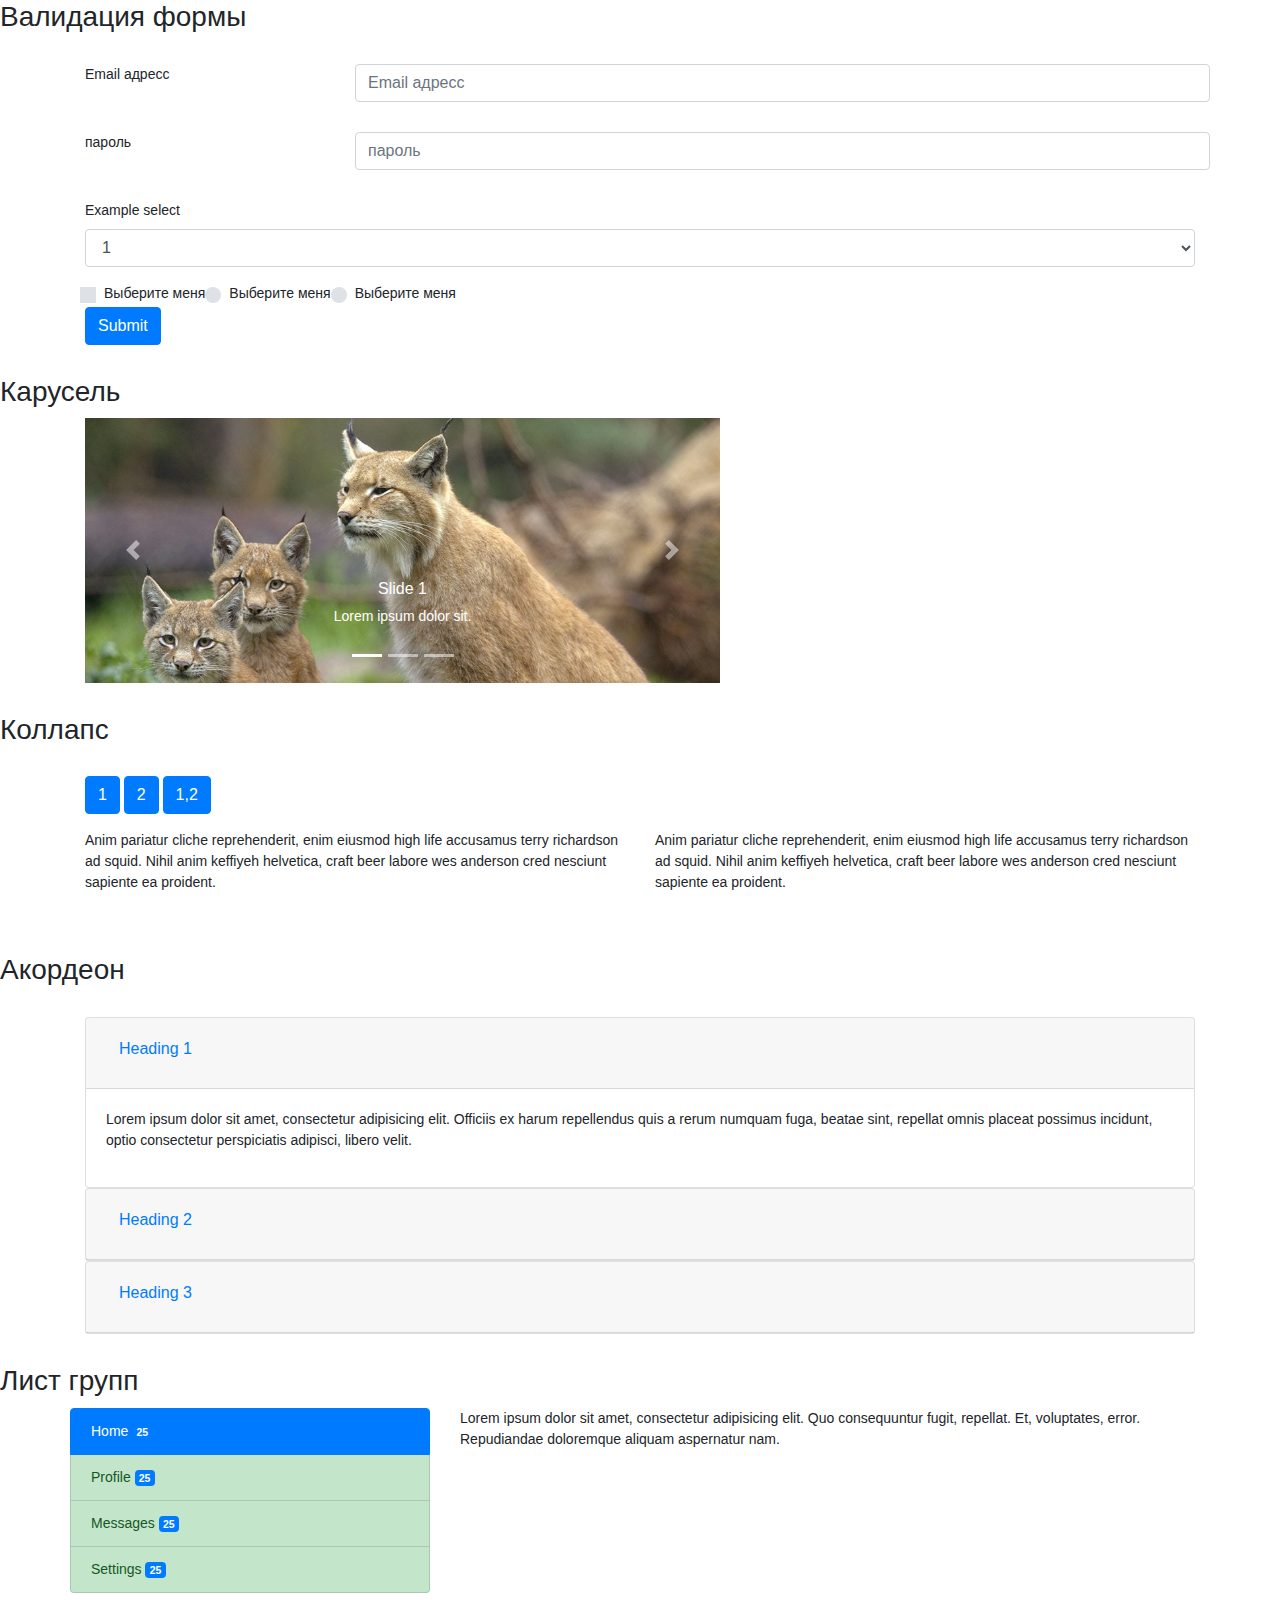
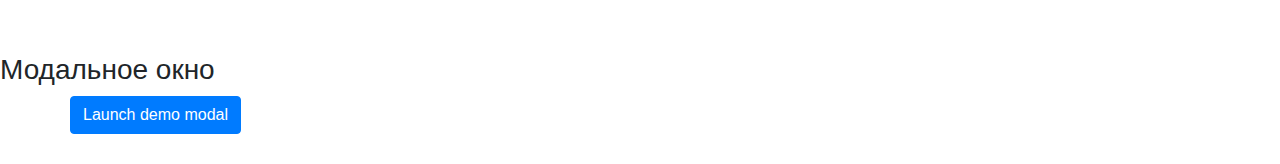
<file: 004_Samples/javascript.html>
<!DOCTYPE html>
<html lang="en">
<head>
	<meta charset="UTF-8">
	<meta name="viewport" content="width=device-width, initial-scale=1, shrink-to-fit=no">

	<link rel="stylesheet" href="https://maxcdn.bootstrapcdn.com/bootstrap/4.0.0/css/bootstrap.min.css" integrity="sha384-Gn5384xqQ1aoWXA+058RXPxPg6fy4IWvTNh0E263XmFcJlSAwiGgFAW/dAiS6JXm" crossorigin="anonymous">
	<link rel="stylesheet" href="css/main.css">
	

	<title>Bootstrap 4</title>
</head>
<body>


	<h3>Валидация формы</h3>
	<div class="container">
		<div class="row">
			<div class="col-12">
				<form class="myForm" novalidate>
					<div class="form-group row">
						<label class="col-3" for="exampleInputEmail1">Email адресс</label>
						<input type="email" class="form-control col-9" id="exampleInputEmail1" aria-describedby="emailHelp"
						 placeholder="Email адресс" required>
						<div class="valid-feedback">
							вы ввели верно
						</div>
						<div class="invalid-feedback">
							ошибка
						</div>
					</div>
					<div class="form-group row">
						<label class="col-3" for="exampleInputPassword1">пароль</label>
						<input type="password" class="form-control col-9" id="exampleInputPassword1" placeholder="пароль" required>
						<div class="invalid-feedback">
							ошибка
						</div>
						<div class="valid-feedback">
							вы ввели верно
						</div>
					</div>
					<div class="form-group">
						<label for="exampleFormControlSelect1">Example select</label>
						<select class="form-control" id="exampleFormControlSelect1" required>
							<option>1</option>
							<option>2</option>
							<option>3</option>
							<option>4</option>
							<option>5</option>
						</select>
					</div>
					<div class="form-row">
						
						<div class="custom-control custom-ckeckbox">
							<input type="checkbox" class="custom-control-input" required id="custom1">
							<label for="custom1" class="custom-control-label">Выберите меня</label>
							<div class="invalid-tooltip">это обязательно выбрать</div>
						</div>
						<div class="custom-control custom-radio">
							<input type="radio" name="customform" class="custom-control-input" required id="custom2">
							<label for="custom2" class="custom-control-label">Выберите меня</label>
							<div class="invalid-tooltip">это обязательно выбрать</div>
						</div>
						<div class="custom-control custom-radio">
							<input type="radio" name="customform" class="custom-control-input" required id="custom3">
							<label for="custom3" class="custom-control-label">Выберите меня</label>
							<div class="invalid-tooltip">это обязательно выбрать</div>
						</div>
					</div>
					<button type="submit" class="btn btn-primary">Submit</button>
				</form>
			</div>
		</div>
	</div>


	<h3>Карусель</h3>
	<div class="container">
		<div class="row">
			<div class="col-7">
				<div id="carouselMy" class="carousel my-carousel  slide" data-ride="carousel">
					<div class="carousel-inner">
						<div class="carousel-item active">
							<img class="d-block w-100" src="img/rys.jpg" >
							<div class="carousel-caption">
								<h6>Slide 1</h6>
								<p>Lorem ipsum dolor sit.</p>
							</div>
						</div>
						<div class="carousel-item">
							<img class="d-block w-100" src="img/redkie-zhivotnie-krasniy-volk.jpg">
							<div class="carousel-caption">
								<h6>Slide 2</h6>
								<p>Lorem ipsum dolor sit.</p>
							</div>
						</div>
						<div class="carousel-item">
							<img class="d-block w-100" src="img/1.jpg">
							<div class="carousel-caption">
								<h6>Slide 3</h6>
								<p>Lorem ipsum dolor sit.</p>
							</div>
						</div>
					</div>
					<a class="carousel-control-prev" href="#carouselMy" data-slide="prev">
						<span class="carousel-control-prev-icon" aria-hidden="true"></span>
					</a>
					<a class="carousel-control-next" href="#carouselMy" data-slide="next">
						<span class="carousel-control-next-icon" aria-hidden="true"></span>
					</a>
					<ol class="carousel-indicators">
						<li data-target="#carouselMy" data-slide-to="0" class="active"></li>
						<li data-target="#carouselMy" data-slide-to="1"></li>
						<li data-target="#carouselMy" data-slide-to="2"></li>
					</ol>
				</div>
			</div>
		</div>
	</div>


	<h3>Коллапс</h3>
	<div class="container">
		<div class="row">
			<div class="col-12">
				<p>
					<button class="btn btn-primary" type="button" data-target="#collapseExample1" data-toggle="collapse" 
					 aria-controls="collapseExample1">1</button>
					<button class="btn btn-primary" type="button" data-target="#collapseExample2" data-toggle="collapse"  
					aria-controls="collapseExample2">2</button>
					<button class="btn btn-primary" type="button" data-target=".collaple" data-toggle="collapse"  
					aria-controls="collapseExample1 collapseExample2">1,2</button>
				</p>
				<div class="row">
					<div class="col">
						<div class="collaple" id="collapseExample1">
							Anim pariatur cliche reprehenderit, enim eiusmod high life accusamus terry richardson ad squid. Nihil anim keffiyeh helvetica, craft beer labore wes anderson cred nesciunt sapiente ea proident.
						</div>
					</div>
					<div class="col">
						<div class="collaple" id="collapseExample2">
							Anim pariatur cliche reprehenderit, enim eiusmod high life accusamus terry richardson ad squid. Nihil anim keffiyeh helvetica, craft beer labore wes anderson cred nesciunt sapiente ea proident.
						</div>
					</div>
				</div>
			</div>
		</div>
	</div>


	<h3>Акордеон</h3>
	<div class="container">
		<div class="row">
			<div class="col-12">
				<div id="accordion">
					<div class="card">
						<div class="card-header" id="headingOne">
							<h5>
								<button class="btn btn-link" data-toggle="collapse" data-target="#collapseOne" aria-expanded="true" aria-controls="collapseOne">Heading 1</button>
							</h5>
						</div>
						<div class="collapse show" id="collapseOne" aria-labelledby="headingOne" data-parent="#accordion">
							<div class="card-body">
								<p>Lorem ipsum dolor sit amet, consectetur adipisicing elit. Officiis ex harum repellendus quis a rerum numquam fuga, beatae sint, repellat omnis placeat possimus incidunt, optio consectetur perspiciatis adipisci, libero velit.</p>
							</div>
						</div>
					</div>
					<div class="card">
						<div class="card-header" id="headingTwo">
							<h5>
								<button class="btn btn-link collapsed" data-toggle="collapse" data-target="#collapseTwo" aria-expanded="false" aria-controls="collapseTwo">Heading 2</button>
							</h5>
						</div>
						<div class="collapse"  id="collapseTwo" aria-labelledby="headingTwo" data-parent="#accordion">
							<div class="card-body">
								<p>Lorem ipsum dolor sit amet, consectetur adipisicing elit. Alias accusantium aperiam repudiandae delectus, ea non quos. Labore perferendis neque totam doloribus, nisi amet facilis distinctio laborum modi, optio, asperiores quos!</p>
							</div>
						</div>
					</div>
					<div class="card">
						<div class="card-header" id="headingThree">
							<h5>
								<button class="btn btn-link collapsed" data-toggle="collapse" data-target="#collapseThree" aria-expanded="false" aria-controls="collapseThree">Heading 3</button>
							</h5>
						</div>
						<div class="collapse" id="collapseThree" aria-labelledby="headingThree" data-parent="#accordion">
							<div class="card-body">
								<p>Lorem ipsum dolor sit amet, consectetur adipisicing elit. Deserunt fugit facilis vel quas praesentium adipisci vero dolor magnam nostrum tenetur nam, eaque officiis ratione eligendi harum fugiat voluptatem minima et?</p>
							</div>
						</div>
					</div>
				</div>
			</div>
		</div>
	</div>


	<h3>Лист групп</h3>
	<div class="container">
		<div class="row">
			<div class="row">
				<div class="col-4">
					<div class="list-group" id="list-tab" role="tablist">
						<a class="list-group-item list-group-item-success active" id="list-home-list" data-toggle="list" href="#list-home" >
							Home
							<span class="badge badge-primary">25</span>
						</a>
						<a class="list-group-item list-group-item-success" id="list-profile-list" data-toggle="list" href="#list-profile" >
							Profile
							<span class="badge badge-primary">25</span>
						</a>
						<a class="list-group-item list-group-item-success" id="list-messages-list" data-toggle="list" href="#list-messages">
							Messages
							<span class="badge badge-primary">25</span>
						</a>
						<a class="list-group-item list-group-item-success" id="list-settings-list" data-toggle="list" href="#list-settings">
							Settings
							<span class="badge badge-primary">25</span>
						</a>
					</div>
				</div>
				<div class="col-8">
					<div class="tab-content" id="nav-tabContent">
						<div class="tab-pane fade show active" id="list-home" aria-labelledby="list-home-list">
							Lorem ipsum dolor sit amet, consectetur adipisicing elit. Quo consequuntur fugit, repellat. Et, voluptates, error. Repudiandae doloremque aliquam aspernatur nam.
						</div>
						<div class="tab-pane fade" id="list-profile" aria-labelledby="list-profile-list">
							Lorem ipsum dolor sit amet, consectetur adipisicing elit. Reiciendis cumque amet soluta, expedita adipisci exercitationem, aspernatur sapiente. Eum, iusto, rem.
						</div>
						<div class="tab-pane fade" id="list-messages" aria-labelledby="list-messages-list">
							Lorem ipsum dolor sit amet, consectetur adipisicing elit. Saepe porro veniam rem excepturi autem inventore nobis ipsum labore libero praesentium.
						</div>
						<div class="tab-pane fade" id="list-settings" aria-labelledby="list-settings-list">
							Lorem ipsum dolor sit amet, consectetur adipisicing elit. Omnis unde, incidunt voluptate est cum sunt autem nisi quod laudantium repellat.
						</div>
					</div>
				</div>
			</div>
		</div>
	</div>

	<h3>Модальное окно</h3>
	<div class="container">
		<div class="row">
			<!-- Button trigger modal -->
			<button type="button" class="btn btn-primary" data-toggle="modal" data-target="#Modal">
			Launch demo modal
			</button>

			<!-- Modal -->
			<div class="modal fade" id="Modal">
				<div class="modal-dialog">
					<div class="modal-content">
						<div class="modal-header">
							<h5 class="modal-title">Произвольное окно</h5>
							<button type="button" class="close" data-dismiss="modal" aria-label="Close">
								<span aria-hidden="true">&times;</span>
							</button>
						</div>
						<div class="modal-body">
							<p>Lorem ipsum dolor sit amet, consectetur adipisicing elit. Cupiditate magnam, soluta cumque molestias nemo in, consectetur recusandae eveniet nostrum ratione temporibus, sint consequatur quae? Sunt iusto eos laboriosam fugiat voluptatibus.</p>
						</div>
						<div class="modal-footer">
							<button type="button" class="btn btn-secondary" data-dismiss="modal">Close</button>
							<button type="button" class="btn btn-primary">Save changes</button>
						</div>
					</div>
				</div>
			</div>
		</div>
	</div>
		
	

	
	<script src="https://code.jquery.com/jquery-3.2.1.slim.min.js" integrity="sha384-KJ3o2DKtIkvYIK3UENzmM7KCkRr/rE9/Qpg6aAZGJwFDMVNA/GpGFF93hXpG5KkN" crossorigin="anonymous"></script>
	<script src="https://cdnjs.cloudflare.com/ajax/libs/popper.js/1.12.3/umd/popper.min.js" integrity="sha384-vFJXuSJphROIrBnz7yo7oB41mKfc8JzQZiCq4NCceLEaO4IHwicKwpJf9c9IpFgh" crossorigin="anonymous"></script>
	<script src="https://maxcdn.bootstrapcdn.com/bootstrap/4.0.0-beta.2/js/bootstrap.min.js" integrity="sha384-alpBpkh1PFOepccYVYDB4do5UnbKysX5WZXm3XxPqe5iKTfUKjNkCk9SaVuEZflJ" crossorigin="anonymous"></script>
	<script src="js/main.js"></script>
</body>
</html>
</file>
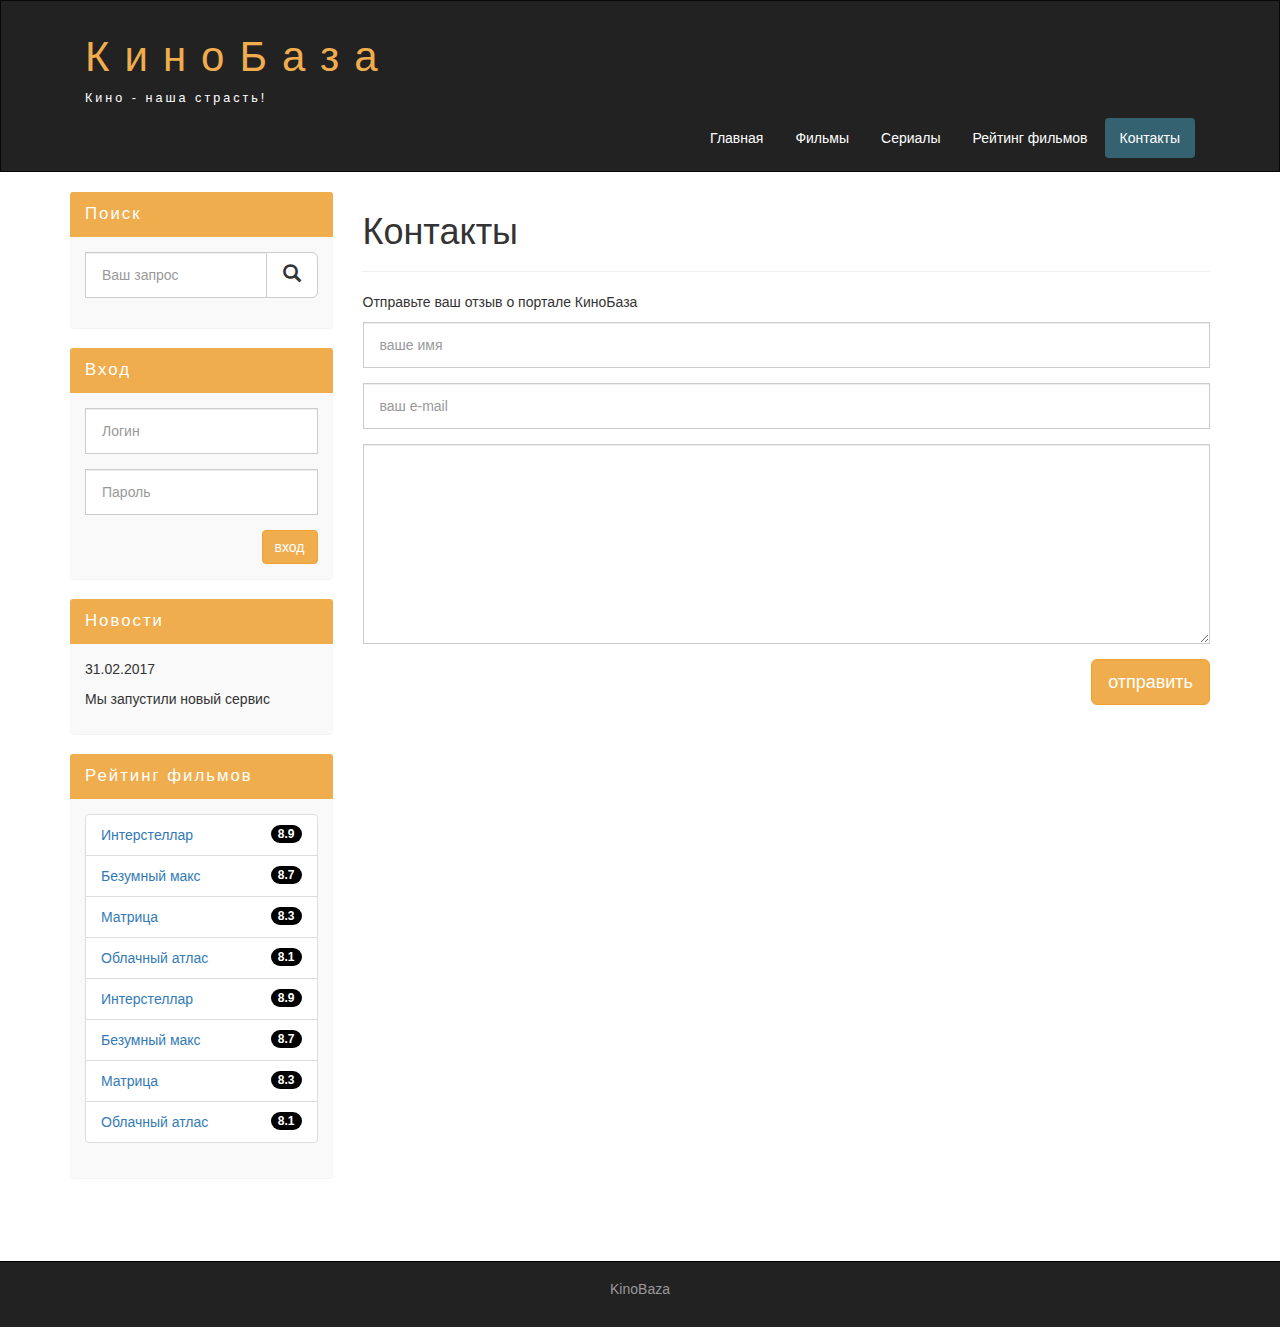
<file: practice_1/contact.html>
<!DOCTYPE html>
<html lang="ru">
  <head>
    <meta charset="utf-8">
    <meta http-equiv="X-UA-Compatible" content="IE=edge">
    <meta name="viewport" content="width=device-width, initial-scale=1">
    <!-- The above 3 meta tags *must* come first in the head; any other head content must come *after* these tags -->
    <title>Контакты</title>

    <!-- Bootstrap -->
    <link href="assets/css/bootstrap.min.css" rel="stylesheet">

    <!-- Main Style -->
    <link href="assets/css/style.css" rel="stylesheet">

  </head>
  <body>
    

    <div class="container-fluid">
      <div class="row">
       
       <nav role="navigation" class="navbar navbar-inverse">
          <div class="container">

          <div class="navbar-header header">

            <div class="container">
              
              <div class="row">
                
                <div class="col-lg-12">
                  <h1><a href="index.html">КиноБаза</a></h1> 
                  <p>Кино - наша страсть!</p>
                </div>

              </div>

            </div>

            
            <button type="button" data-target="#navbarCollapse" data-toggle="collapse" class="navbar-toggle">
              
              <span class="sr-only">Toggle navigation</span>
              <span class="icon-bar"></span>
              <span class="icon-bar"></span>
              <span class="icon-bar"></span>

            </button>
          

          </div>
            
            <div id="navbarCollapse" class="collapse navbar-collapse navbar-right">
              
              <ul class="nav nav-pills">
                <li>  <a href="index.html">Главная</a> </li>
                <li> <a href="films.html">Фильмы</a> </li>
                <li> <a href="#">Сериалы</a> </li>
                <li> <a href="rating.html">Рейтинг фильмов</a> </li>
                <li class="active"> <a href="contac.html">Контакты</a> </li>

              </ul>


            </div>

          </div>
       </nav> 

      </div>
    </div>


    <div class="wrapper">
      
      <div class="container">
        
        <div class="row">
          
        <div class="col-lg-9 col-lg-push-3"> <!-- Меняем блоки местами col-lg-push-3 -->

          <form role="search" class="visible-xs">
            <div class="form-group">
              <div class="input-group">
                <input type="search" class="form-control input-lg" placeholder="Ваш запрос">
                <div class="input-group-btn">
                  <button class="btn btn-default btn-lg" type="submit"><i class="glyphicon glyphicon-search"></i></button>
                </div>
              </div>
            </div>
          </form> 
          
          <h1>Контакты</h1>
          <hr>

          <p>Отправьте ваш отзыв о портале КиноБаза</p>


          
          <form>
            <div class="form-group">
              <input type="text" placeholder="ваше имя" class="form-control input-lg">
            </div>
            <div class="form-group">
              <input type="email" placeholder="ваш e-mail" class="form-control input-lg">
            </div>
            <div class="form-group">
              <textarea class="form-control"></textarea>
            </div>
            <button class="btn btn-lg btn-warning pull-right">отправить</button>
          </form>

          <div class="margin-8 clear"></div>


        </div>


        <div class="col-lg-3 col-lg-pull-9"> <!-- Меняем блоки местами col-lg-pull-9 -->
          
          <div class="panel panel-info hidden-xs">
            <div class="panel-heading"><div class="sidebar-header">Поиск</div></div>
            <div class="panel-body">
              <form role="search">
                <div class="form-group">
                  <div class="input-group">
                    <input type="search" class="form-control input-lg" placeholder="Ваш запрос">
                    <div class="input-group-btn">
                      <button class="btn btn-default btn-lg" type="submit"><i class="glyphicon glyphicon-search"></i></button>
                    </div>
                  </div>
                </div>
              </form> 
            </div>
          </div>
    
          <div class="panel panel-info">
            <div class="panel-heading"><div class="sidebar-header">Вход</div></div>
            <div class="panel-body">

              <form role="form">
                <div class="form-group">
                  <input type="text"  class="form-control input-lg" placeholder="Логин">
                </div>
                <div class="form-group">
                  <input type="password" class="form-control input-lg" placeholder="Пароль">
                </div>

                <button type="submit" class="btn btn-warning pull-right">вход</button>

              </form>

            </div>
          </div>  


          <div class="panel panel-info">
            <div class="panel-heading"><div class="sidebar-header">Новости</div></div>
            <div class="panel-body">
              
              <p>31.02.2017</p>
              <p>Мы запустили новый сервис</p>
              
            </div>
          </div>


          <div class="panel panel-info">
            <div class="panel-heading"><div class="sidebar-header">Рейтинг фильмов</div></div>
            <div class="panel-body">
                
                <ul class="list-group">
                  
                  <li class="list-group-item list-group-warning">
                    <span class="badge">8.9</span>
                    <a href="show.html">Интерстеллар</a>
                  </li>

                  <li class="list-group-item list-group-warning">
                    <span class="badge">8.7</span>
                    <a href="#">Безумный макс</a>
                  </li>                  

                  <li class="list-group-item list-group-warning">
                    <span class="badge">8.3</span>
                    <a href="#">Матрица</a>
                  </li>                  

                  <li class="list-group-item list-group-warning">
                    <span class="badge">8.1</span>
                    <a href="#">Облачный атлас</a>
                  </li>

                  <li class="list-group-item list-group-warning">
                    <span class="badge">8.9</span>
                    <a href="#">Интерстеллар</a>
                  </li>

                  <li class="list-group-item list-group-warning">
                    <span class="badge">8.7</span>
                    <a href="#">Безумный макс</a>
                  </li>                  

                  <li class="list-group-item list-group-warning">
                    <span class="badge">8.3</span>
                    <a href="#">Матрица</a>
                  </li>                  

                  <li class="list-group-item list-group-warning">
                    <span class="badge">8.1</span>
                    <a href="#">Облачный атлас</a>
                  </li>

                </ul>

            </div>
          </div>  

        </div>      


        </div>

      </div>

      <div class="clear"></div>

    </div>


    <footer>
      
      <div class="container">
        <p class="text-center"> <a href="https://www.kinopoisk.ru/">KinoBaza</a> </p>
      </div>

    </footer>

    <!-- jQuery (necessary for Bootstrap's JavaScript plugins) -->
    <script src="https://ajax.googleapis.com/ajax/libs/jquery/1.11.3/jquery.min.js"></script>
    <!-- Include all compiled plugins (below), or include individual files as needed -->
    <script src="assets/js/bootstrap.min.js"></script>
  </body>
</html>
</file>
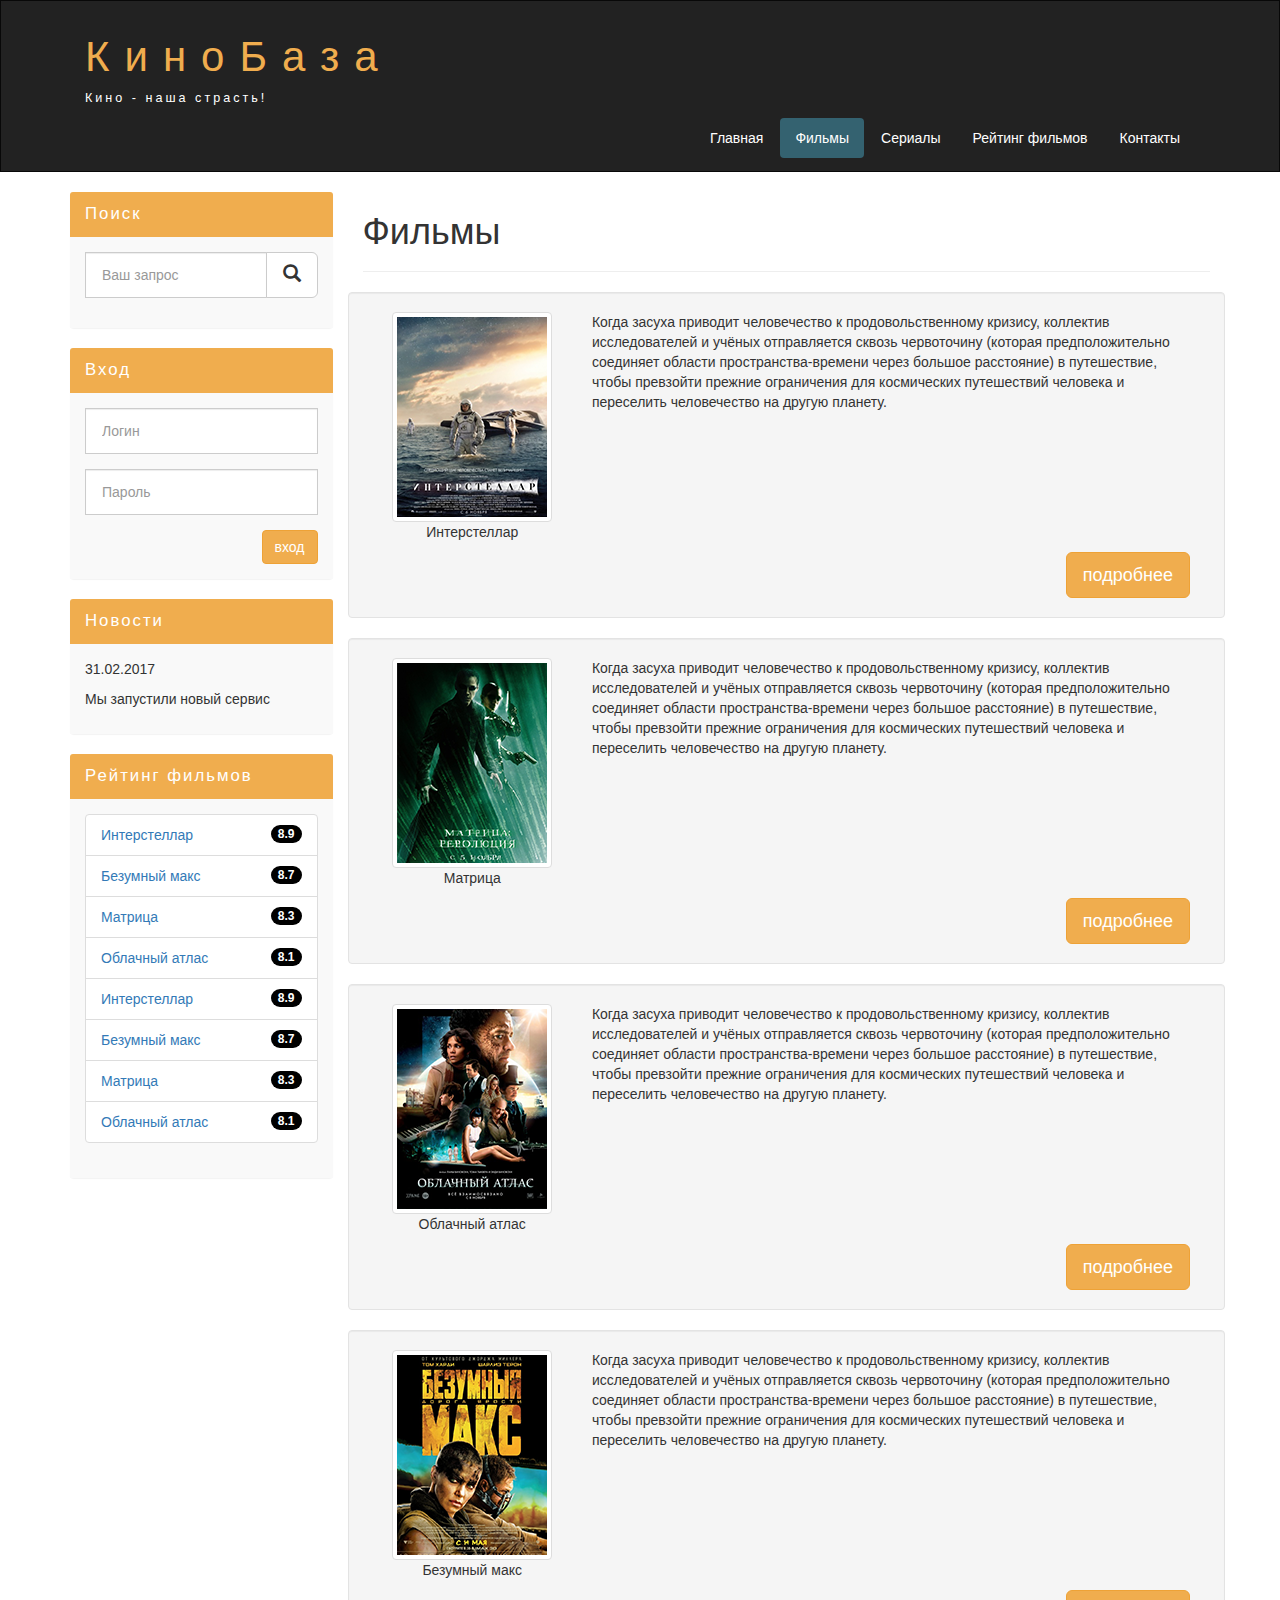
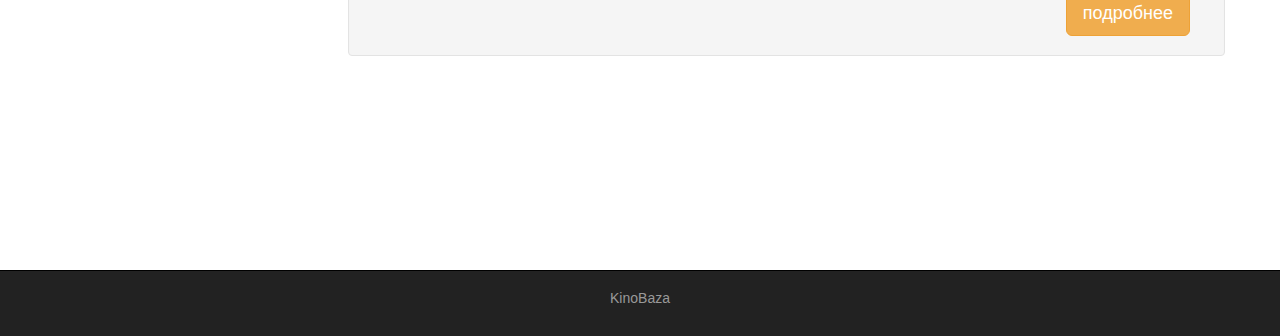
<file: practice_1/films.html>
<!DOCTYPE html>
<html lang="ru">
  <head>
    <meta charset="utf-8">
    <meta http-equiv="X-UA-Compatible" content="IE=edge">
    <meta name="viewport" content="width=device-width, initial-scale=1">
    <!-- The above 3 meta tags *must* come first in the head; any other head content must come *after* these tags -->
    <title>Фильмы</title>

    <!-- Bootstrap -->
    <link href="assets/css/bootstrap.min.css" rel="stylesheet">

    <!-- Main Style -->
    <link href="assets/css/style.css" rel="stylesheet">

    </head>
  <body>

    <div class="container-fluid">
      <div class="row">
       
       <nav role="navigation" class="navbar navbar-inverse">
          <div class="container">

          <div class="navbar-header header">

            <div class="container">
              
              <div class="row">
                
                <div class="col-lg-12">
                  <h1><a href="index.html">КиноБаза</a></h1> 
                  <p>Кино - наша страсть!</p>
                </div>

              </div>

            </div>

            
            <button type="button" data-target="#navbarCollapse" data-toggle="collapse" class="navbar-toggle">
              
              <span class="sr-only">Toggle navigation</span>
              <span class="icon-bar"></span>
              <span class="icon-bar"></span>
              <span class="icon-bar"></span>

            </button>

          </div>
            
            <div id="navbarCollapse" class="collapse navbar-collapse navbar-right">
              
              <ul class="nav nav-pills">
                <li><a href="index.html">Главная</a></li>
                <li class="active"><a href="films.html">Фильмы</a></li>
                <li><a href="#">Сериалы</a></li>
                <li><a href="rating.html">Рейтинг фильмов</a></li>
                <li><a href="contact.html">Контакты</a></li>

              </ul>

            </div>

          </div>
       </nav> 

      </div>
    </div>


    <div class="wrapper">
      
      <div class="container">
        
        <div class="row">
          
        <div class="col-lg-9 col-lg-push-3"> <!-- Меняем блоки местами col-lg-push-3 -->

          <form role="search" class="visible-xs">
            <div class="form-group">
              <div class="input-group">
                <input type="search" class="form-control input-lg" placeholder="Ваш запрос">
                <div class="input-group-btn">
                  <button class="btn btn-default btn-lg" type="submit"><i class="glyphicon glyphicon-search"></i></button>
                </div>
              </div>
            </div>
          </form> 
          
          <h1>Фильмы</h1>
          <hr>

          <div class="row">
            <div class="well clearfix">
              <div class="col-lg-3 col-md-2 text-center">
                <img class="img-thumbnail" src="assets/img/inter.png" alt="интерстеллар">
                <p>Интерстеллар</p>
              </div>

              <div class="col-lg-9 col-md-10">
                <p>
                  Когда засуха приводит человечество к продовольственному кризису, коллектив исследователей и учёных отправляется сквозь червоточину (которая предположительно соединяет области пространства-времени через большое расстояние) в путешествие, чтобы превзойти прежние ограничения для космических путешествий человека и переселить человечество на другую планету.
                </p>
              </div>
              
              <div class="col-lg-12 col-md-12">
                <a href="show.html" class="btn btn-lg btn-warning pull-right">подробнее</a>
              </div>

            </div>

          </div>


           <div class="row">
            <div class="well clearfix">
              <div class="col-lg-3 col-md-2 text-center">
                <img class="img-thumbnail" src="assets/img/matrix.png" alt="матрица">
                <p>Матрица</p>
              </div>

              <div class="col-lg-9 col-md-10">
                <p>
                  Когда засуха приводит человечество к продовольственному кризису, коллектив исследователей и учёных отправляется сквозь червоточину (которая предположительно соединяет области пространства-времени через большое расстояние) в путешествие, чтобы превзойти прежние ограничения для космических путешествий человека и переселить человечество на другую планету.
                </p>
              </div>

              <div class="col-lg-12 col-md-12">
                <a href="" class="btn btn-lg btn-warning pull-right">подробнее</a>
              </div>

            </div>

          </div>


          <div class="row">
            <div class="well clearfix">
              <div class="col-lg-3 col-md-2 text-center">
                <img class="img-thumbnail" src="assets/img/cloud.png" alt="облачный атлас">
                <p>Облачный атлас</p>
              </div>

              <div class="col-lg-9 col-md-10">
                <p>
                  Когда засуха приводит человечество к продовольственному кризису, коллектив исследователей и учёных отправляется сквозь червоточину (которая предположительно соединяет области пространства-времени через большое расстояние) в путешествие, чтобы превзойти прежние ограничения для космических путешествий человека и переселить человечество на другую планету.
                </p>
              </div>

              <div class="col-lg-12 col-md-12">
                <a href="" class="btn btn-lg btn-warning pull-right">подробнее</a>
              </div>

            </div>

          </div>

          <div class="row">
            <div class="well clearfix">
              <div class="col-lg-3 col-md-2 text-center">
                <img class="img-thumbnail" src="assets/img/max.png" alt="Безумный макс">
                <p>Безумный макс</p>
              </div>

              <div class="col-lg-9 col-md-10">
                <p>
                  Когда засуха приводит человечество к продовольственному кризису, коллектив исследователей и учёных отправляется сквозь червоточину (которая предположительно соединяет области пространства-времени через большое расстояние) в путешествие, чтобы превзойти прежние ограничения для космических путешествий человека и переселить человечество на другую планету.
                </p>
              </div>

              <div class="col-lg-12 col-md-12">
                <a href="" class="btn btn-lg btn-warning pull-right">подробнее</a>
              </div>

            </div>

          </div>


          <div class="margin-8 clear"></div>

        </div>

        <div class="col-lg-3 col-lg-pull-9"> <!-- Меняем блоки местами col-lg-pull-9 -->
          
          <div class="panel panel-info hidden-xs">
            <div class="panel-heading"><div class="sidebar-header">Поиск</div></div>
            <div class="panel-body">
              <form role="search">
                <div class="form-group">
                  <div class="input-group">
                    <input type="search" class="form-control input-lg" placeholder="Ваш запрос">
                    <div class="input-group-btn">
                      <button class="btn btn-default btn-lg" type="submit"><i class="glyphicon glyphicon-search"></i></button>
                    </div>
                  </div>
                </div>
              </form> 
            </div>
          </div>
    
          <div class="panel panel-info">
            <div class="panel-heading"><div class="sidebar-header">Вход</div></div>
            <div class="panel-body">

              <form role="form">
                <div class="form-group">
                  <input type="text"  class="form-control input-lg" placeholder="Логин">
                </div>
                <div class="form-group">
                  <input type="password" class="form-control input-lg" placeholder="Пароль">
                </div>

                <button type="submit" class="btn btn-warning pull-right">вход</button>

              </form>

            </div>
          </div>  


          <div class="panel panel-info">
            <div class="panel-heading"><div class="sidebar-header">Новости</div></div>
            <div class="panel-body">
              
              <p>31.02.2017</p>
              <p>Мы запустили новый сервис</p>
              
            </div>
          </div>


          <div class="panel panel-info">
            <div class="panel-heading"><div class="sidebar-header">Рейтинг фильмов</div></div>
            <div class="panel-body">
                
                <ul class="list-group">
                  
                  <li class="list-group-item list-group-warning">
                    <span class="badge">8.9</span>
                    <a href="show.html">Интерстеллар</a>
                  </li>

                  <li class="list-group-item list-group-warning">
                    <span class="badge">8.7</span>
                    <a href="#">Безумный макс</a>
                  </li>                  

                  <li class="list-group-item list-group-warning">
                    <span class="badge">8.3</span>
                    <a href="#">Матрица</a>
                  </li>                  

                  <li class="list-group-item list-group-warning">
                    <span class="badge">8.1</span>
                    <a href="#">Облачный атлас</a>
                  </li>

                  <li class="list-group-item list-group-warning">
                    <span class="badge">8.9</span>
                    <a href="#">Интерстеллар</a>
                  </li>

                  <li class="list-group-item list-group-warning">
                    <span class="badge">8.7</span>
                    <a href="#">Безумный макс</a>
                  </li>                  

                  <li class="list-group-item list-group-warning">
                    <span class="badge">8.3</span>
                    <a href="#">Матрица</a>
                  </li>                  

                  <li class="list-group-item list-group-warning">
                    <span class="badge">8.1</span>
                    <a href="#">Облачный атлас</a>
                  </li>

                </ul>

            </div>
          </div>  

        </div>      


        </div>

      </div>

      <div class="clear"></div>

    </div>

    <footer>
      
      <div class="container">
        <p class="text-center"> <a href="https://www.kinopoisk.ru/">KinoBaza</a> </p>
      </div>

    </footer>


    <!-- jQuery (necessary for Bootstrap's JavaScript plugins) -->
    <script src="https://ajax.googleapis.com/ajax/libs/jquery/1.11.3/jquery.min.js"></script>
    <!-- Include all compiled plugins (below), or include individual files as needed -->
    <script src="assets/js/bootstrap.min.js"></script>
  </body>
</html>
</file>
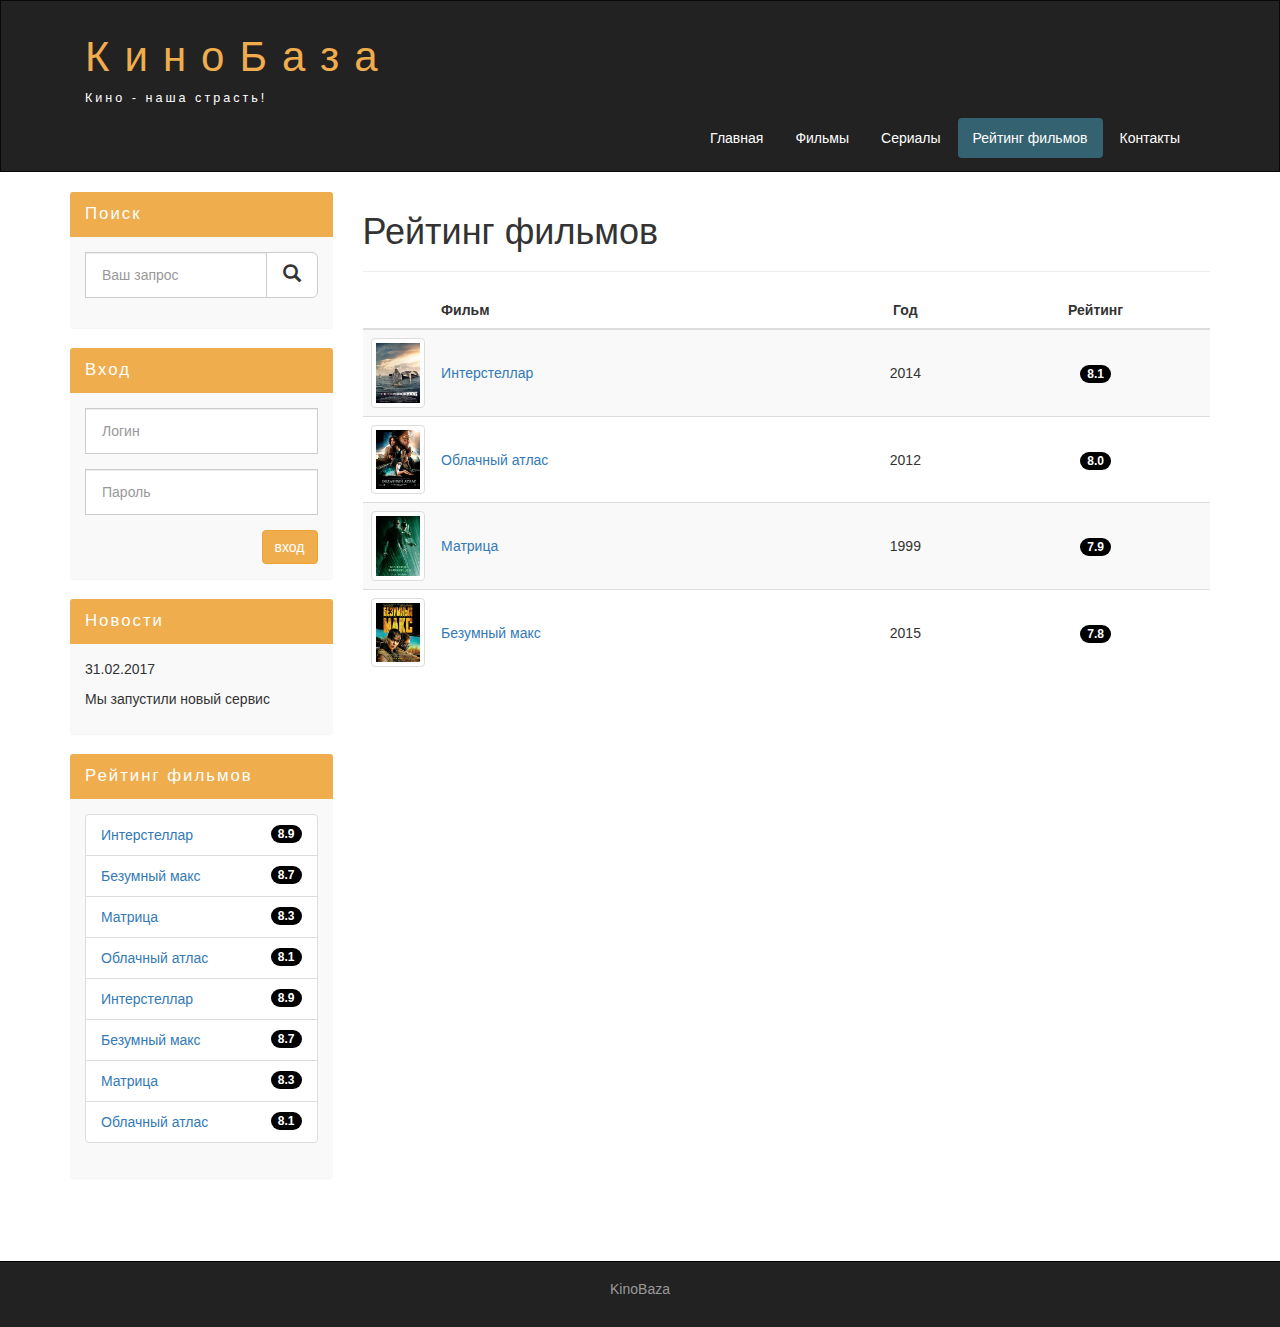
<file: practice_1/rating.html>
<!DOCTYPE html>
<html lang="ru">
  <head>
    <meta charset="utf-8">
    <meta http-equiv="X-UA-Compatible" content="IE=edge">
    <meta name="viewport" content="width=device-width, initial-scale=1">
    <!-- The above 3 meta tags *must* come first in the head; any other head content must come *after* these tags -->
    <title>Рейтинг фильмов</title>

    <!-- Bootstrap -->
    <link href="assets/css/bootstrap.min.css" rel="stylesheet">

    <!-- Main Style -->
    <link href="assets/css/style.css" rel="stylesheet">

  </head>
  <body>

    <div class="container-fluid">
      <div class="row">
       
       <nav role="navigation" class="navbar navbar-inverse">
          <div class="container">

          <div class="navbar-header header">

            <div class="container">
              
              <div class="row">
                
                <div class="col-lg-12">
                  <h1><a href="index.html">КиноБаза</a></h1> 
                  <p>Кино - наша страсть!</p>
                </div>

              </div>

            </div>
            
            <button type="button" data-target="#navbarCollapse" data-toggle="collapse" class="navbar-toggle">
              
              <span class="sr-only">Toggle navigation</span>
              <span class="icon-bar"></span>
              <span class="icon-bar"></span>
              <span class="icon-bar"></span>

            </button>

          </div>
            
            <div id="navbarCollapse" class="collapse navbar-collapse navbar-right">
              
              <ul class="nav nav-pills">
                <li>  <a href="index.html">Главная</a> </li>
                <li> <a href="films.html">Фильмы</a> </li>
                <li> <a href="#">Сериалы</a> </li>
                <li class="active"> <a href="rating.html">Рейтинг фильмов</a> </li>
                <li> <a href="contact.html">Контакты</a> </li>

              </ul>

            </div>

          </div>
       </nav> 

      </div>
    </div>

    <div class="wrapper">
      
      <div class="container">
        
        <div class="row">
          
        <div class="col-lg-9 col-lg-push-3"> <!-- Меняем блоки местами col-lg-push-3 -->

          <form role="search" class="visible-xs">
            <div class="form-group">
              <div class="input-group">
                <input type="search" class="form-control input-lg" placeholder="Ваш запрос">
                <div class="input-group-btn">
                  <button class="btn btn-default btn-lg" type="submit"><i class="glyphicon glyphicon-search"></i></button>
                </div>
              </div>
            </div>
          </form> 
          
          <h1>Рейтинг фильмов</h1>
          <hr>

          <table class="table table-striped">
            <thead>
              <tr>
                <th></th>
                <th>Фильм</th>
                <th class="text-center">Год</th>
                <th class="text-center">Рейтинг</th>
              </tr>
            </thead>
            <tbody>
              <tr>
                <td class="col-lg-1 col-md-1 col-xs-2">
                  <img class="img-responsive img-thumbnail" src="assets/img/inter.png" alt="интерстеллар">
                </td>
                <td class="vert-align"><a href="show.html">Интерстеллар</a></td>
                <td class="text-center vert-align">2014</td>
                <td class="text-center vert-align"><span class="badge">8.1</span></td>
              </tr>

              <tr>
                <td class="col-lg-1 col-md-1 col-xs-2">
                  <img class="img-responsive img-thumbnail" src="assets/img/cloud.png" alt="Облачный атлас">
                </td>
                <td class="vert-align"><a href="#">Облачный атлас</a></td>
                <td class="text-center vert-align">2012</td>
                <td class="text-center vert-align"><span class="badge">8.0</span></td>
              </tr>

              <tr>
                <td class="col-lg-1 col-md-1 col-xs-2">
                  <img class="img-responsive img-thumbnail" src="assets/img/matrix.png" alt="Матрица">
                </td>
                <td class="vert-align"><a href="#">Матрица</a></td>
                <td class="text-center vert-align">1999</td>
                <td class="text-center vert-align"><span class="badge">7.9</span></td>
              </tr>

              <tr>
                <td class="col-lg-1 col-md-1 col-xs-2">
                  <img class="img-responsive img-thumbnail" src="assets/img/max.png" alt="Безумный макс">
                </td>
                <td class="vert-align"><a href="#">Безумный макс</a></td>
                <td class="text-center vert-align">2015</td>
                <td class="text-center vert-align"><span class="badge">7.8</span></td>
              </tr>
            </tbody>


          </table>

          <div class="margin-8 clear"></div>

        </div>

        <div class="col-lg-3 col-lg-pull-9"> 
          
          <div class="panel panel-info hidden-xs">
            <div class="panel-heading"><div class="sidebar-header">Поиск</div></div>
            <div class="panel-body">
              <form role="search">
                <div class="form-group">
                  <div class="input-group">
                    <input type="search" class="form-control input-lg" placeholder="Ваш запрос">
                    <div class="input-group-btn">
                      <button class="btn btn-default btn-lg" type="submit"><i class="glyphicon glyphicon-search"></i></button>
                    </div>
                  </div>
                </div>
              </form> 
            </div>
          </div>
    
          <div class="panel panel-info">
            <div class="panel-heading"><div class="sidebar-header">Вход</div></div>
            <div class="panel-body">

              <form role="form">
                <div class="form-group">
                  <input type="text"  class="form-control input-lg" placeholder="Логин">
                </div>
                <div class="form-group">
                  <input type="password" class="form-control input-lg" placeholder="Пароль">
                </div>

                <button type="submit" class="btn btn-warning pull-right">вход</button>

              </form>

            </div>
          </div>  


          <div class="panel panel-info">
            <div class="panel-heading"><div class="sidebar-header">Новости</div></div>
            <div class="panel-body">
              
              <p>31.02.2017</p>
              <p>Мы запустили новый сервис</p>
              
            </div>
          </div>


          <div class="panel panel-info">
            <div class="panel-heading"><div class="sidebar-header">Рейтинг фильмов</div></div>
            <div class="panel-body">
                
                <ul class="list-group">
                  
                  <li class="list-group-item list-group-warning">
                    <span class="badge">8.9</span>
                    <a href="show.html">Интерстеллар</a>
                  </li>

                  <li class="list-group-item list-group-warning">
                    <span class="badge">8.7</span>
                    <a href="#">Безумный макс</a>
                  </li>                  

                  <li class="list-group-item list-group-warning">
                    <span class="badge">8.3</span>
                    <a href="#">Матрица</a>
                  </li>                  

                  <li class="list-group-item list-group-warning">
                    <span class="badge">8.1</span>
                    <a href="#">Облачный атлас</a>
                  </li>

                  <li class="list-group-item list-group-warning">
                    <span class="badge">8.9</span>
                    <a href="#">Интерстеллар</a>
                  </li>

                  <li class="list-group-item list-group-warning">
                    <span class="badge">8.7</span>
                    <a href="#">Безумный макс</a>
                  </li>                  

                  <li class="list-group-item list-group-warning">
                    <span class="badge">8.3</span>
                    <a href="#">Матрица</a>
                  </li>                  

                  <li class="list-group-item list-group-warning">
                    <span class="badge">8.1</span>
                    <a href="#">Облачный атлас</a>
                  </li>

                </ul>

            </div>
          </div>  

        </div>      

        </div>

      </div>

      <div class="clear"></div>

    </div>

    <footer>
      
      <div class="container">
        <p class="text-center"> <a href="https://www.kinopoisk.ru/">KinoBaza</a> </p>
      </div>

    </footer>

    <!-- jQuery (necessary for Bootstrap's JavaScript plugins) -->
    <script src="https://ajax.googleapis.com/ajax/libs/jquery/1.11.3/jquery.min.js"></script>
    <!-- Include all compiled plugins (below), or include individual files as needed -->
    <script src="assets/js/bootstrap.min.js"></script>
  </body>
</html>
</file>
<file: practice_1/assets/css/style.css>
.header a, a:hover {
	color: #f0ad4e;
	text-decoration: none;
}

.header h1 {
	letter-spacing: 15px;
	font-size: 300%;
}

.header p {
	color: white !important;
	font-size: 90%;
	letter-spacing: 3px;
}


.nav-pills>li.active>a, .nav-pills>li.active>a:focus, .nav-pills>li.active>a:hover {
    color: #fff;
    background-color: #346270;
}

.nav-pills>li>a {
	color: #fff;
}

.nav-pills>li>a:hover {
	background-color: #346270;
}


.navbar-inverse {
    padding: 1%;
    border-radius: 0;
}

@media (max-width: 767px) {
	.nav-pills>li {
		float: none;
	}

	.nav-pills {
		text-align: center;
	}

	.header h1 { 
	    font-size: 280%;
	    letter-spacing: 5px;
	}

	.header {
		text-align: center;
	}
} 


.clear {
	clear: both;
	height: 63px;
}

.wrapper {
	min-height: 100%;
}

html, body {
	height: 100%;
}


.films_block {
	text-align: center;
}

.films_block img {
	margin-bottom: 5%;
	border-radius: 5px;
	border: solid 5px #dad7d5;
	width: 100%;
}

.film_label {
	padding: 2%;
	margin-bottom: 4%;
}

.margin-8 {
	margin-top: 8%;
}


.panel {
	border: none;
}

.panel-body {
	background-color: #f9f9f9;
}

.panel-info>.panel-heading {
	background-color: #f0ad4e;
	color: white;
	border-color: transparent;
}

.sidebar-header {
	font-size: 120%;
	letter-spacing: 2px;
}


.form-control {
	border-radius: 0px;
}

.input-lg {
	font-size: 14px;
}

.list-group-item-warning {
	color: #8a6d3b;
	background-color: #f9f9f9;
}

.badge {
	background-color: #000000;
}


.info-block {
	font-size: 120%;
}

.info-block .badge {
	font-size: 80%;
}

.info-block span{
	margin-right: 3%;
}

textarea.form-control {
	height: 200px;
}


.table tbody>tr>td.vert-align {
	vertical-align: middle;
}


footer {
	color: #666;
	background: #222;
	padding: 17px 0 18px 0;
	border-top: 1px solid #000;
}

footer a {
	color: #999;
}

footer a:hover {
	color: #efefef;
}
</file>
<file: 003_Samples/css/main.css>
body {
    font-size: 14px;
}

.container {
  margin-top: 10px;
}

.col-12 {
  margin-top: 20px;
}

.carousel-indicators li:hover {
  cursor: pointer;
}
.row {
  margin-bottom: 30px;
}
span {
  background: #f5f5f5;
}

.parents-block {
  display: block;
  width: 100%;
  position: relative;
}

.chield {
  display: inline-block;
  position: relative;
  width: 100px;
  height: 100px;
  margin: 10px;
  background: blue;
}
</file>
<file: 004_Samples/css/main.css>
body {
    font-size: 14px;
}

.container {
  margin-top: 10px;
}

.col-12 {
  margin-top: 20px;
}

.carousel-indicators li:hover {
  cursor: pointer;
}
.row {
  margin-bottom: 30px;
}
span {
  background: #f5f5f5;
}

.parents-block {
  display: block;
  width: 100%;
  position: relative;
}

.chield {
  display: inline-block;
  position: relative;
  width: 100px;
  height: 100px;
  margin: 10px;
  background: blue;
}
</file>
